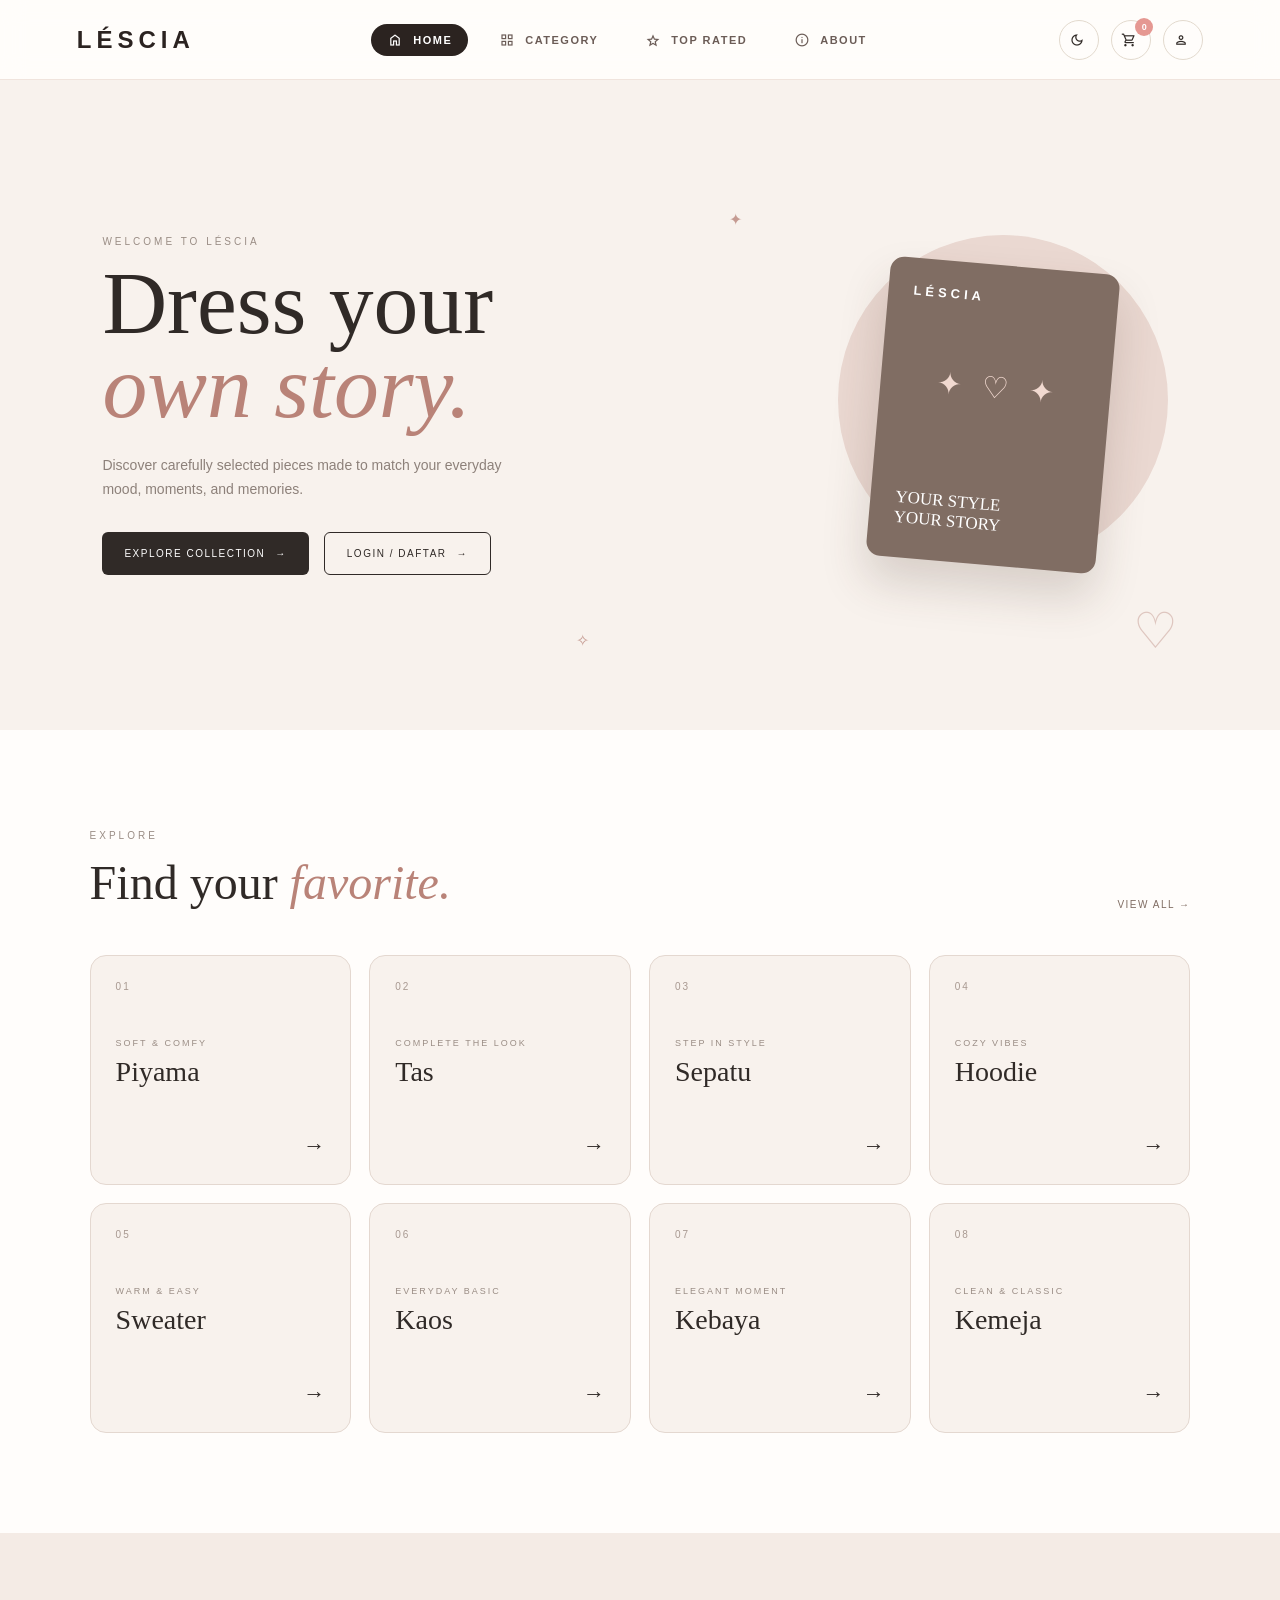
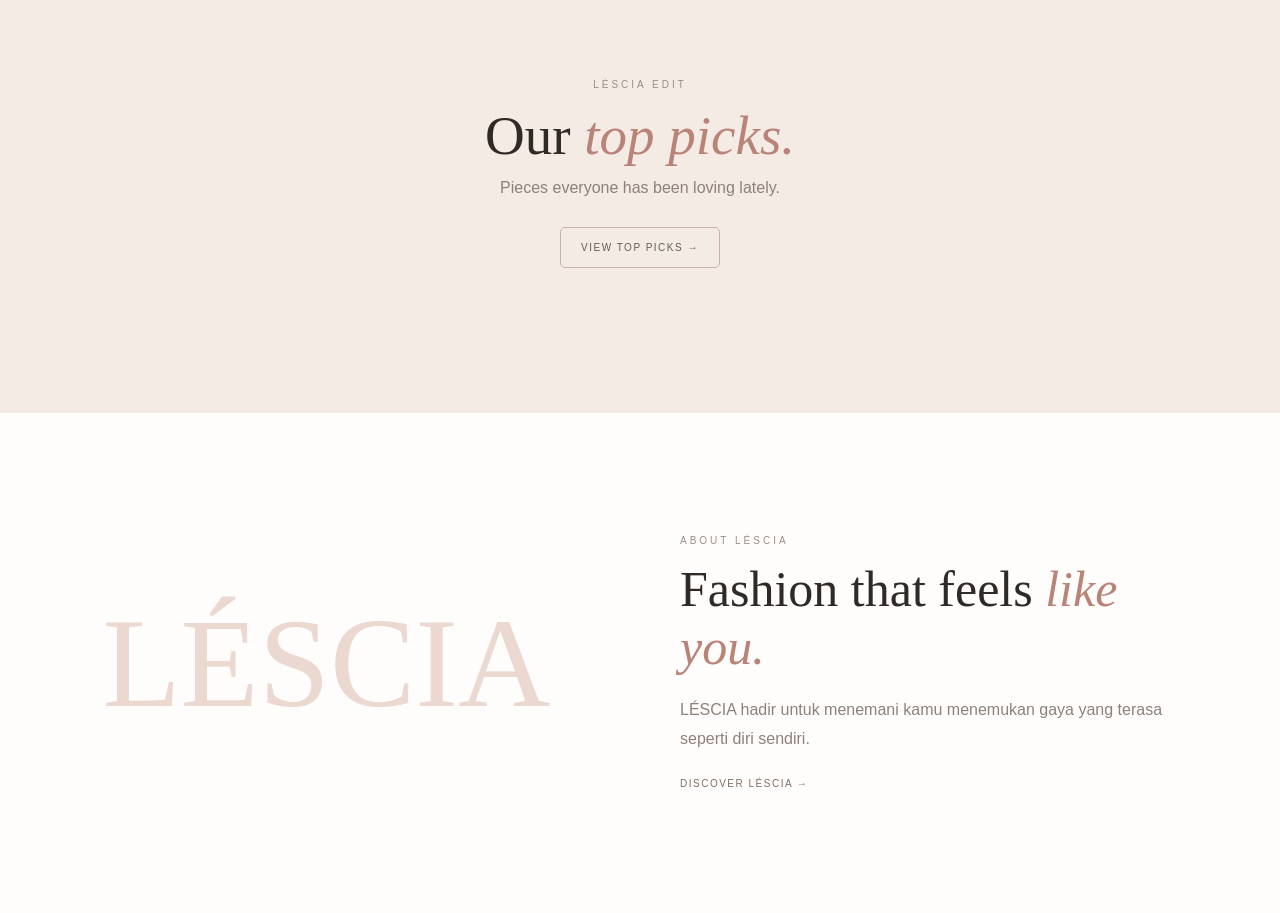
<file: index.html>
<!DOCTYPE html>
<html lang="id">
<head>
    <meta charset="UTF-8">
    <meta name="viewport" content="width=device-width, initial-scale=1.0">
    <title>LÉSCIA | Home</title>
    <link rel="stylesheet" href="https://fonts.googleapis.com/css2?family=Material+Symbols+Outlined:opsz,wght,FILL,GRAD@24,400,0,0">
    <link rel="stylesheet" href="css/style.css">
    <link rel="stylesheet" href="css/responsive.css">
    <link rel="stylesheet" href="css/dark-mode.css">
</head>
<body>

    <!-- Header & Navigasi Utama -->
    <header class="navbar">
        <a href="index.html" class="nav-logo">LÉSCIA</a>
        <nav class="nav-menu">
            <a href="index.html" class="nav-link active category-pill">
                <span class="material-symbols-outlined">home</span> HOME
            </a>
            <a href="html/all-product.html" class="nav-link">
                <span class="material-symbols-outlined">grid_view</span> CATEGORY
            </a>
            <a href="html/top.html" class="nav-link">
                <span class="material-symbols-outlined">star</span> TOP RATED
            </a>
            <a href="html/about.html" class="nav-link">
                <span class="material-symbols-outlined">info</span> ABOUT
            </a>
        </nav>

        <div class="nav-actions">
            <button type="button" class="nav-icon" id="dark-mode-toggle" title="Mode Gelap">
                <span class="material-symbols-outlined">dark_mode</span>
            </button>
            <button type="button" class="nav-icon" id="cart-button" title="Keranjang Belanja">
                <span class="material-symbols-outlined">shopping_cart</span>
                <small id="cart-count">0</small>
            </button>
            <button type="button" class="nav-icon" id="profile-button" title="Profil Saya">
                <span class="material-symbols-outlined">person</span>
            </button>
        </div>
    </header>

    <main>
        <!-- Hero Section -->
        <section class="hero" id="home">
            <span class="hero-star star-one">✦</span>
            <span class="hero-star star-two">✧</span>
            <span class="hero-heart">♡</span>

            <div class="hero-content">
                <p class="hero-small">WELCOME TO LÉSCIA</p>
                <h1>Dress your<br><i>own story.</i></h1>
                <p class="hero-description">
                    Discover carefully selected pieces made to match your everyday mood, moments, and memories.
                </p>

                <div class="hero-buttons-wrapper">
                    <a href="html/all-product.html" class="hero-button">
                        EXPLORE COLLECTION <span>→</span>
                    </a>
                    <a href="html/login.html" class="hero-button btn-outline" id="login-register-btn">
                        LOGIN / DAFTAR <span>→</span>
                    </a>
                </div>
            </div>

            <div class="hero-visual">
                <div class="hero-circle"></div>
                <div class="hero-card">
                    <div class="hero-card-top">LÉSCIA</div>
                    <div class="hero-fashion">
                        <span>✦</span><span>♡</span><span>✦</span>
                    </div>
                    <p>YOUR STYLE<br>YOUR STORY</p>
                </div>
            </div>
        </section>

        <!-- Category Section -->
        <section class="category-preview" id="category">
            <div class="section-heading">
                <div>
                    <p class="section-small">EXPLORE</p>
                    <h2>Find your <i>favorite.</i></h2>
                </div>
                <a href="html/all-product.html" class="view-all">VIEW ALL →</a>
            </div>

            <div class="category-preview-grid" id="category-grid">
                <button type="button" class="preview-card" data-category="piyama">
                    <span>01</span>
                    <div>
                        <p>SOFT & COMFY</p>
                        <h3>Piyama</h3>
                    </div><b>→</b>
                </button>
                <button type="button" class="preview-card" data-category="tas">
                    <span>02</span>
                    <div>
                        <p>COMPLETE THE LOOK</p>
                        <h3>Tas</h3>
                    </div><b>→</b>
                </button>
                <button type="button" class="preview-card" data-category="sepatu">
                    <span>03</span>
                    <div>
                        <p>STEP IN STYLE</p>
                        <h3>Sepatu</h3>
                    </div><b>→</b>
                </button>
                <button type="button" class="preview-card" data-category="hoodie">
                    <span>04</span>
                    <div>
                        <p>COZY VIBES</p>
                        <h3>Hoodie</h3>
                    </div><b>→</b>
                </button>
                <button type="button" class="preview-card" data-category="sweater">
                    <span>05</span>
                    <div>
                        <p>WARM & EASY</p>
                        <h3>Sweater</h3>
                    </div><b>→</b>
                </button>
                <button type="button" class="preview-card" data-category="kaos">
                    <span>06</span>
                    <div>
                        <p>EVERYDAY BASIC</p>
                        <h3>Kaos</h3>
                    </div><b>→</b>
                </button>
                <button type="button" class="preview-card" data-category="kebaya">
                    <span>07</span>
                    <div>
                        <p>ELEGANT MOMENT</p>
                        <h3>Kebaya</h3>
                    </div><b>→</b>
                </button>
                <button type="button" class="preview-card" data-category="kemeja">
                    <span>08</span>
                    <div>
                        <p>CLEAN & CLASSIC</p>
                        <h3>Kemeja</h3>
                    </div><b>→</b>
                </button>
            </div>
        </section>

        <!-- Top Picks Preview -->
        <section class="top-preview">
            <p class="section-small">LÉSCIA EDIT</p>
            <h2>Our <i>top picks.</i></h2>
            <p>Pieces everyone has been loving lately.</p>
            <a href="html/top.html" class="top-button">VIEW TOP PICKS →</a>
        </section>

        <!-- About Preview -->
        <section class="about-preview">
            <div class="about-decoration">LÉSCIA</div>
            <div class="about-content">
                <p class="section-small">ABOUT LÉSCIA</p>
                <h2>Fashion that feels <i>like you.</i></h2>
                <p>LÉSCIA hadir untuk menemani kamu menemukan gaya yang terasa seperti diri sendiri.</p>
                <a href="html/about.html" class="about-button">DISCOVER LÉSCIA →</a>
            </div>
        </section>
    </main>

<!-- Modal Pop-up Profil Pengguna Dinamis & Elegan (UPDATED LENGKAP) -->
    <div class="profile-popup" id="profile-popup">
        <div class="profile-box">
            <button type="button" class="popup-close" id="close-profile" title="Tutup Profil">×</button>
            
            <div class="profile-title">
                <p class="section-small">MY LÉSCIA PROFILE</p>
                <h2>Hello, <i id="profile-name">User</i> ♡</h2>
                <p>Informasi akun pendaftaran kamu.</p>
            </div>
            
            <div class="profile-content">
                <div class="profile-avatar-box">
                    <div class="profile-avatar">
                        <span class="material-symbols-outlined" style="font-size: 60px;">person</span>
                    </div>
                    <p class="profile-username" id="profile-username">@username</p>
                    <span class="profile-badge">✦ VIP MEMBER</span>
                    
                    <!-- Tombol Edit Utama -->
                    <button type="button" class="btn-edit-profile-main" id="btn-edit-profile-main">
                        ✏️ <span id="teks-edit-profile-main">Edit Profil</span>
                    </button>
                </div>

                <div class="profile-information">
                    <div class="profile-info-grid">
                        <div class="info-item">
                            <label><span class="material-symbols-outlined">badge</span> NAMA LENGKAP</label>
                            <input type="text" class="profile-input" id="profile-fullname" value="-" readonly>
                        </div>
                        <div class="info-item">
                            <label><span class="material-symbols-outlined">mail</span> EMAIL (Terkunci)</label>
                            <input type="email" class="profile-input input-locked" id="profile-email" value="-" readonly>
                        </div>
                        <div class="info-item">
                            <label><span class="material-symbols-outlined">call</span> NOMOR TELEPON</label>
                            <input type="number" class="profile-input" id="profile-phone" value="" placeholder="Belum diisi" readonly>
                        </div>
                        <div class="info-item">
                            <label><span class="material-symbols-outlined">cake</span> TANGGAL LAHIR</label>
                            <input type="date" class="profile-input" id="profile-birthdate" readonly>
                        </div>
                        <div class="info-item" style="grid-column: span 2;">
                            <label><span class="material-symbols-outlined">wc</span> JENIS KELAMIN</label>
                            <select class="profile-input" id="profile-gender" disabled>
                                <option value="">Belum dipilih</option>
                                <option value="Perempuan">Perempuan</option>
                                <option value="Laki-laki">Laki-laki</option>
                            </select>
                        </div>
                    </div>

                    <div class="profile-bio-box">
                        <label><span class="material-symbols-outlined">history_edu</span> BIO SINGKAT</label>
                        <textarea class="profile-input" id="profile-bio" placeholder="Tuliskan sedikit tentang style kamu..." maxlength="150" readonly></textarea>
                    </div>

                    <div class="profile-address-box">
                        <label><span class="material-symbols-outlined">local_shipping</span> ALAMAT PENGIRIMAN DEFAULT</label>
                        <textarea class="profile-input" id="profile-address" placeholder="Tuliskan alamat pengiriman kamu secara detail..." readonly></textarea>
                    </div>
                </div>
            </div>

            <div class="profile-actions">
                <button type="button" class="logout-button" id="logout-button">
                    LOG OUT AKUN <span class="material-symbols-outlined" style="margin-left: 5px;">logout</span>
                </button>
            </div>
        </div>
    </div>

    <script src="js/script.js"></script>
</body>
</html>
</file>
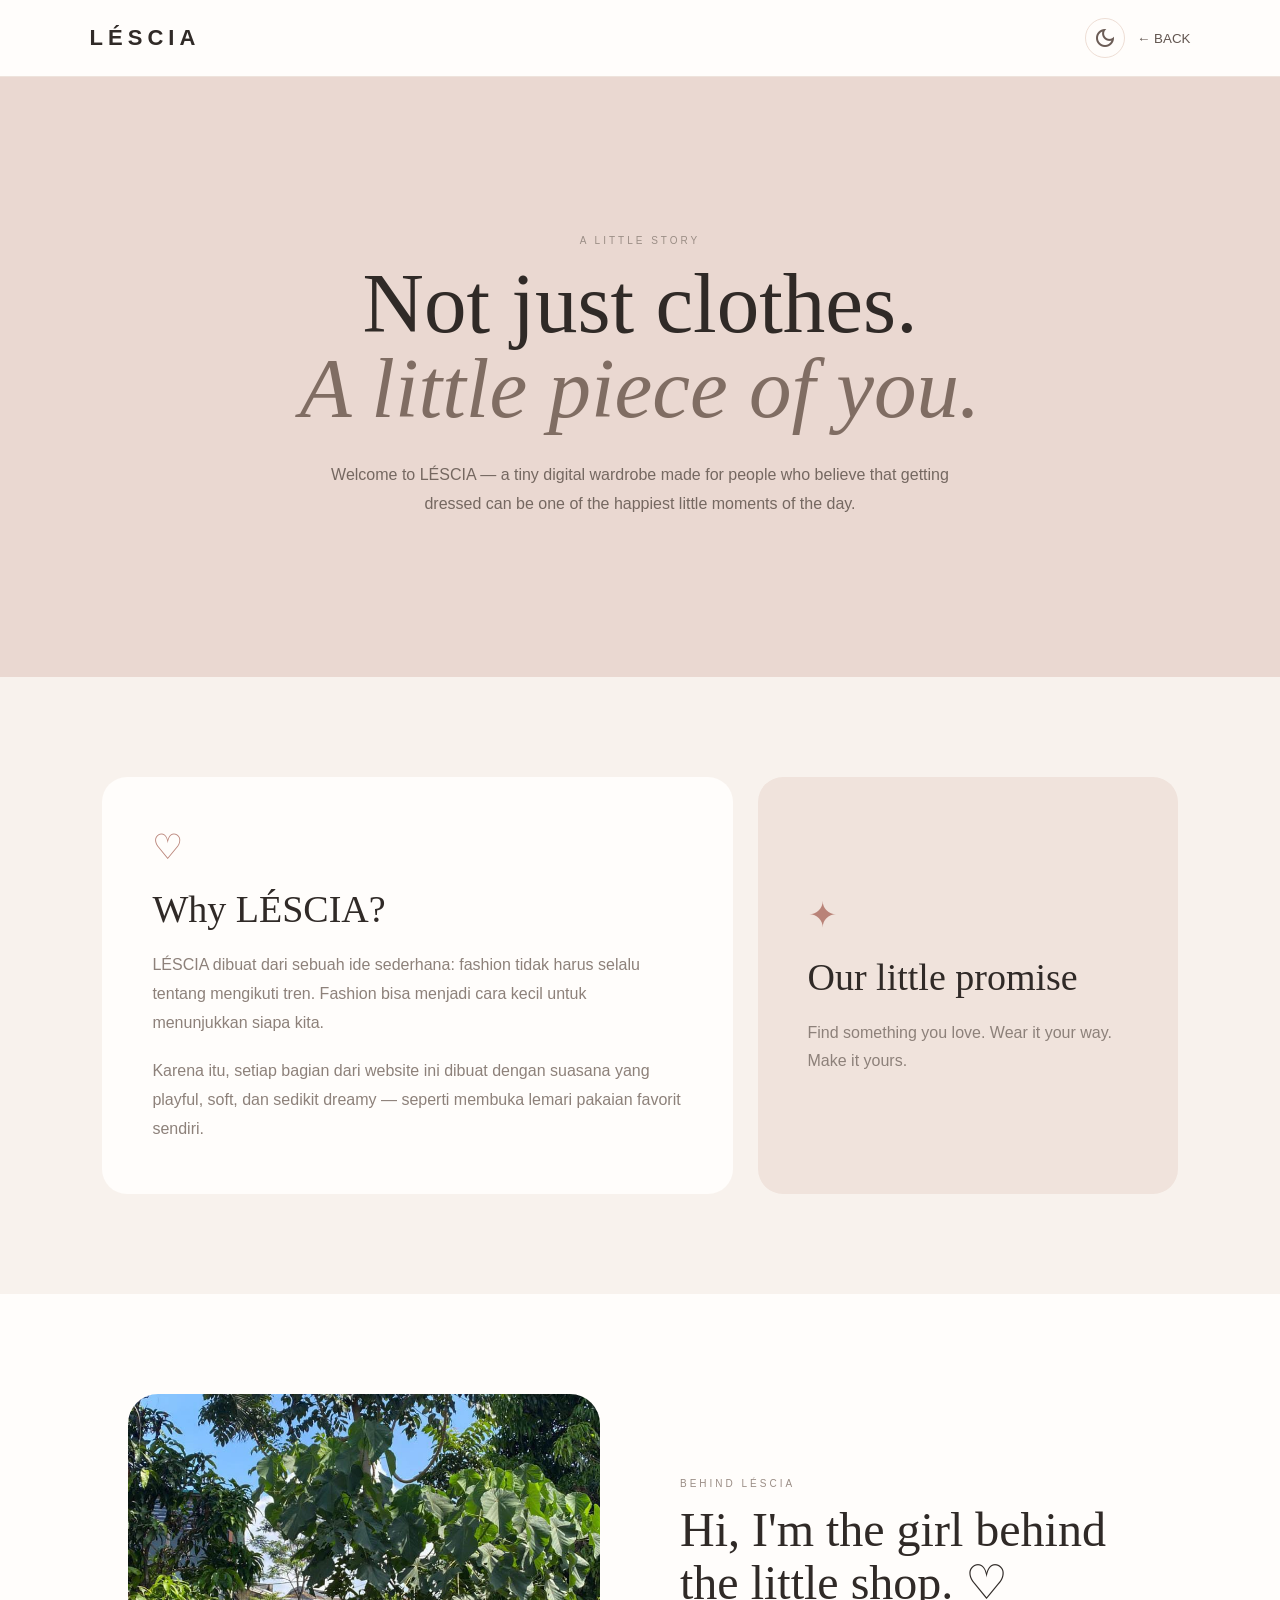
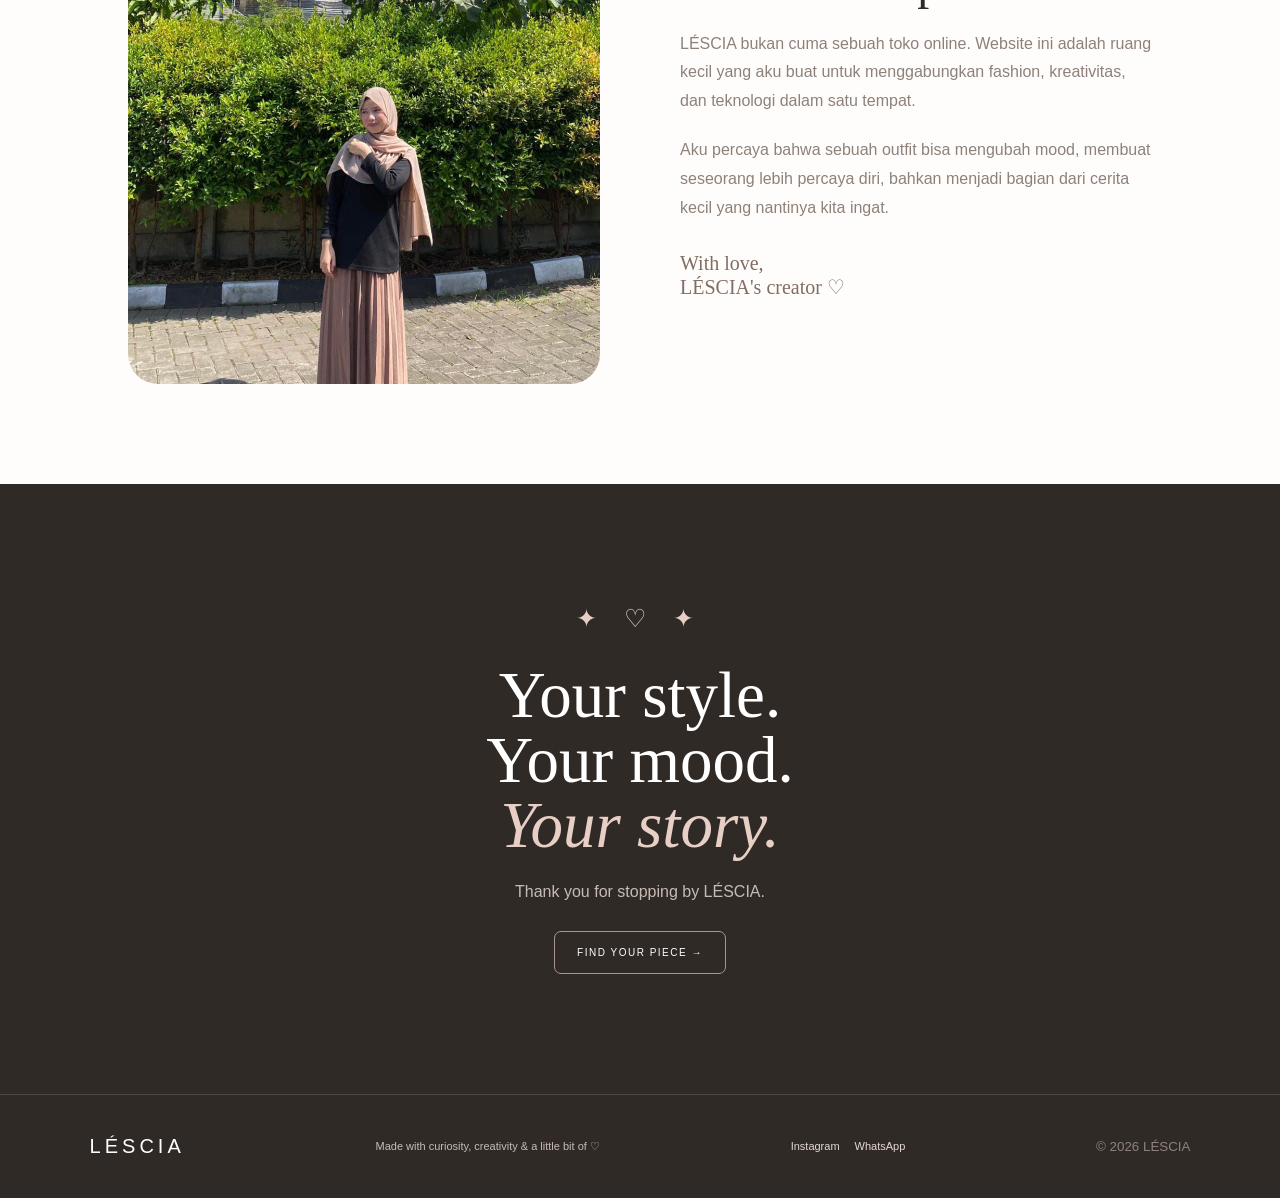
<file: html/about.html>
<!DOCTYPE html>
<html lang="id">
<head>
    <meta charset="UTF-8">
    <meta name="viewport" content="width=device-width, initial-scale=1.0">
    <title>LÉSCIA | About</title>

    <!-- Google Icons -->
    <link rel="stylesheet" href="https://fonts.googleapis.com/css2?family=Material+Symbols+Outlined:opsz,wght,FILL,GRAD@24,400,0,0">

    <!-- Stylesheet Eksternal -->
    <link rel="stylesheet" href="../css/about.css">
    <link rel="stylesheet" href="../css/responsive.css">
    <link rel="stylesheet" href="../css/dark-mode.css">
</head>
<body>

    <!-- Header About -->
    <header class="about-navbar">
        <a href="../index.html" class="about-logo">LÉSCIA</a>
        <div class="about-nav-actions">
            <button type="button" class="nav-icon" id="dark-mode-toggle" title="Mode Gelap">
                <span class="material-symbols-outlined">dark_mode</span>
            </button>
            <button type="button" class="page-back" id="back-button">← BACK</button>
        </div>
    </header>

    <main>
        <!-- Hero Section About -->
        <section class="about-hero">
            <p class="section-small">A LITTLE STORY</p>
            <h1>Not just clothes.<br><i>A little piece of you.</i></h1>
            <p>Welcome to LÉSCIA — a tiny digital wardrobe made for people who believe that getting dressed can be one of the happiest little moments of the day.</p>
        </section>

        <section class="about-story">
            <div class="story-card">
                <span>♡</span>
                <h2>Why LÉSCIA?</h2>
                <p>LÉSCIA dibuat dari sebuah ide sederhana: fashion tidak harus selalu tentang mengikuti tren. Fashion bisa menjadi cara kecil untuk menunjukkan siapa kita.</p>
                <p>Karena itu, setiap bagian dari website ini dibuat dengan suasana yang playful, soft, dan sedikit dreamy — seperti membuka lemari pakaian favorit sendiri.</p>
            </div>
            <div class="story-card second">
                <span>✦</span>
                <h2>Our little promise</h2>
                <p>Find something you love. Wear it your way. Make it yours.</p>
            </div>
        </section>

        <section class="owner-section">
            <div class="owner-photo">
                <!-- GANTI src di bawah ini dengan file foto kamu, contoh: ../images/owner-photo.jpg -->
                <img
                    src="../asset/pp.jpeg"
                    alt="Profile"
                    class="owner-photo-img"
                >
                <div class="photo-placeholder">
                    <span>♡</span><p>Your photo here</p>
                </div>
            </div>
            <div class="owner-text">
                <p class="section-small">BEHIND LÉSCIA</p>
                <h2>Hi, I'm the girl behind the little shop. ♡</h2>
                <p>LÉSCIA bukan cuma sebuah toko online. Website ini adalah ruang kecil yang aku buat untuk menggabungkan fashion, kreativitas, dan teknologi dalam satu tempat.</p>
                <p>Aku percaya bahwa sebuah outfit bisa mengubah mood, membuat seseorang lebih percaya diri, bahkan menjadi bagian dari cerita kecil yang nantinya kita ingat.</p>
                <p class="owner-signature">With love,<br>LÉSCIA's creator ♡</p>
            </div>
        </section>

        <section class="about-ending">
            <div class="ending-decoration">✦ ♡ ✦</div>
            <h2>Your style.<br>Your mood.<br><i>Your story.</i></h2>
            <p>Thank you for stopping by LÉSCIA.</p>
            <a href="all-product.html" class="shop-button">FIND YOUR PIECE →</a>
        </section>
    </main>

    <!-- Footer About -->
    <footer class="about-footer">
        <div>LÉSCIA</div>
        <p>Made with curiosity, creativity & a little bit of ♡</p>
        <div class="social-links">
            <a href="https://www.instagram.com/leciii.1587?utm_source=ig_web_button_share_sheet&igsi=ZDNlZDc0MzIxNw=="
                target="_blank">Instagram</a><a
                href="https://wa.me/6281269564893?text=Halo%20saya%20ingin%20tanya%20produk"
                target="_blank">WhatsApp</a>
        </div>
        <small>&copy; 2026 LÉSCIA</small>
    </footer>

    <!-- Script JS Eksternal -->
    <script src="../js/script.js"></script>
    <script src="../js/about.js"></script>
</body>
</html>
</file>
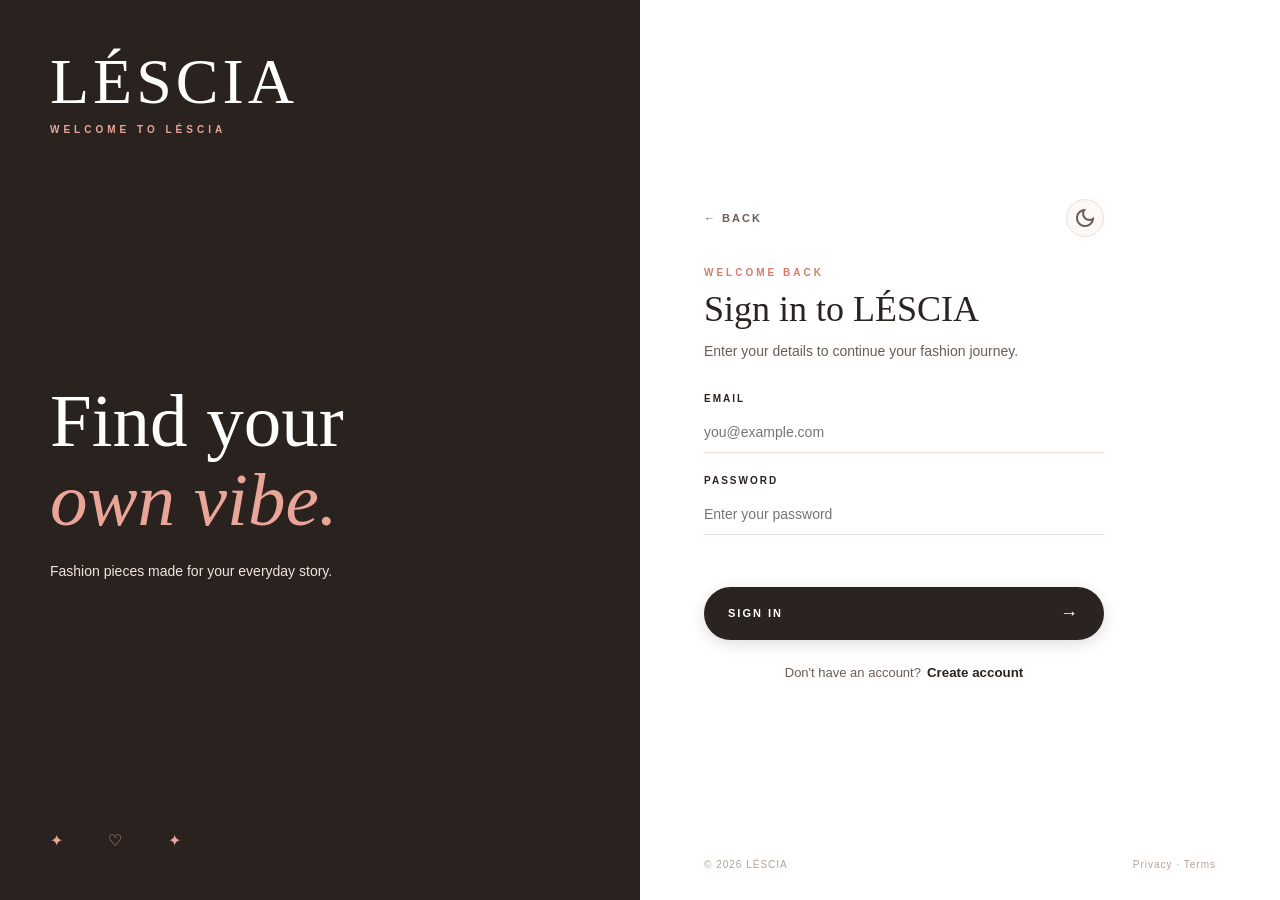
<file: html/login.html>
<!DOCTYPE html>
<html lang="id">
<head>
    <meta charset="UTF-8">
    <meta name="viewport" content="width=device-width, initial-scale=1.0">
    <title>LÉSCIA | Login</title>

    <!-- Google Icons -->
    <link rel="stylesheet" href="https://fonts.googleapis.com/css2?family=Material+Symbols+Outlined:opsz,wght,FILL,GRAD@24,400,0,0">

    <!-- Stylesheet Eksternal -->
    <link rel="stylesheet" href="../css/login.css">
    <link rel="stylesheet" href="../css/responsive.css">
    <link rel="stylesheet" href="../css/dark-mode.css">
</head>
<body>

    <main class="login-page">
        <!-- Bagian Kiri (Visual Video Background) -->
        <section class="gambar">
            <video class="video-login" autoplay muted loop playsinline>
                <source src="../asset/fashion.mp4" type="video/mp4">
            </video>
            <div class="overlay"></div>
            
            <div class="isi-gambar">
                <div class="logo">
                    <span>LÉSCIA</span>
                    <small>WELCOME TO LÉSCIA</small>
                </div>
                <div class="teks-gambar">
                    <h1>Find your<br><i>own vibe.</i></h1>
                    <span class="deskripsi-kiri">Fashion pieces made for your everyday story.</span>
                </div>
                <div class="hiasan">✦ &nbsp; ♡ &nbsp; ✦</div>
            </div>
        </section>

        <!-- Bagian Kanan (Form Login / Register) -->
        <section class="form-section">
            <div class="box">
                <!-- Tombol Kembali & Dark Mode -->
                <div class="login-top-actions">
                    <button type="button" class="page-back" id="back-button">← BACK</button>
                    <button type="button" class="nav-icon" id="dark-mode-toggle" title="Mode Gelap">
                        <span class="material-symbols-outlined">dark_mode</span>
                    </button>
                </div>

                <!-- Form Login -->
                <div id="login">
                    <p class="judul-kecil">WELCOME BACK</p>
                    <h2>Sign in to LÉSCIA</h2>
                    <p class="deskripsi">Enter your details to continue your fashion journey.</p>
                    
                    <form id="loginForm">
                        <div class="input">
                            <label for="email">EMAIL</label>
                            <input type="email" id="email" placeholder="you@example.com" required>
                        </div>
                        <div class="input">
                            <label for="password">PASSWORD</label>
                            <input type="password" id="password" placeholder="Enter your password" required>
                        </div>
                        <p id="pesan"></p>
                        <button type="submit" class="tombol">
                            <span>SIGN IN</span><span>→</span>
                        </button>
                    </form>
                    
                    <div class="daftar">
                        <span>Don't have an account?</span>
                        <button type="button" id="bukaDaftar">Create account</button>
                    </div>
                </div>

                <!-- Form Register -->
                <div id="register" class="sembunyi">
                    <p class="judul-kecil">JOIN LÉSCIA</p>
                    <h2>Create your account</h2>
                    <p class="deskripsi">Create an account and discover your personal style.</p>
                    
                    <form id="registerForm">
                        <div class="input">
                            <label for="nama">NAMA</label>
                            <input type="text" id="nama" placeholder="Your name" required>
                        </div>
                        <div class="input">
                            <label for="emailDaftar">EMAIL</label>
                            <input type="email" id="emailDaftar" placeholder="you@example.com" required>
                        </div>
                        <div class="input">
                            <label for="passwordDaftar">PASSWORD</label>
                            <input type="password" id="passwordDaftar" placeholder="Create a password" required>
                        </div>
                        <div class="input">
                            <label for="konfirmasi">KONFIRMASI PASSWORD</label>
                            <input type="password" id="konfirmasi" placeholder="Confirm password" required>
                        </div>
                        <p id="pesanDaftar"></p>
                        <button type="submit" class="tombol">
                            <span>CREATE ACCOUNT</span><span>→</span>
                        </button>
                    </form>
                    
                    <div class="daftar">
                        <span>Already have an account?</span>
                        <button type="button" id="kembali">Sign in</button>
                    </div>
                </div>
            </div>

            <footer>
                <span>&copy; 2026 LÉSCIA</span>
                <span>Privacy · Terms</span>
            </footer>
        </section>
    </main>

    <!-- Script JS Eksternal -->
    <script src="../js/script.js"></script>
    <script src="../js/login.js"></script>
</body>
</html>
</file>
<file: css/style.css>
/* Reset CSS untuk menyamakan tampilan di semua browser */
* {
    margin: 0;                          /* Menghapus jarak luar bawaan browser */
    padding: 0;                         /* Menghapus jarak dalam bawaan browser */
    box-sizing: border-box;             /* Memastikan ukuran elemen dihitung termasuk padding & border */
}

/* Mengaktifkan guliran halaman yang halus saat navigasi link internal */
html {
    scroll-behavior: smooth;            /* Efek guliran halus saat mengklik tautan jangkar */
}

/* Gaya dasar untuk elemen body halaman utama */
body {
    font-family: Arial, sans-serif;     /* Jenis font utama halaman */
    background-color: #f8f2ed;          /* Warna latar belakang utama krem lembut */
    color: #302a27;                     /* Warna teks utama cokelat tua */
}

/* Navbar Navigasi Utama */
.navbar {
    position: sticky;                   /* Memuat navbar menempel saat di-scroll */
    top: 0;                             /* Mematok posisi navbar paling atas */
    z-index: 100;                       /* Posisi penumpukan navbar di atas elemen biasa */
    min-height: 80px;                   /* Tinggi minimal navbar */
    padding: 15px 6%;                   /* Jarak dalam navbar (atas-bawah 15px, kiri-kanan 6%) */
    background-color: rgba(255, 253, 251, 0.95); /* Latar transparan navbar krem muda 95% */
    backdrop-filter: blur(12px);        /* Efek pemburaman latar di belakang navbar */
    border-bottom: 1px solid #f0e4dd;   /* Garis pembatas bawah navbar */
    display: flex;                      /* Flexbox untuk menata elemen navbar sejajar */
    align-items: center;                /* Posisi elemen navbar di tengah vertikal */
    justify-content: space-between;     /* Jarak merata antar elemen logo, menu, dan aksi */
    gap: 20px;                          /* Jarak antar kelompok elemen di navbar */
}

/* Logo LÉSCIA di Navbar */
.nav-logo {
    color: #2b2320;                     /* Warna teks logo cokelat tua */
    text-decoration: none;              /* Menghapus garis bawah tautan logo */
    font-size: 24px;                    /* Ukuran font teks logo */
    font-weight: bold;                  /* Mencetak tebal teks logo */
    letter-spacing: 5px;                /* Jarak antar huruf pada logo */
}

/* Menu Navigasi Tengah */
.nav-menu {
    display: flex;                      /* Menyusun menu secara sejajar horizontal */
    gap: 15px;                          /* Jarak antar tombol menu */
}

/* Tautan Menu Navigasi */
.nav-link {
    color: #6b5c56;                     /* Warna teks menu sebelum di-hover */
    text-decoration: none;              /* Menghapus garis bawah tautan menu */
    font-size: 11px;                    /* Ukuran font teks menu */
    letter-spacing: 1.5px;              /* Jarak antar huruf pada menu */
    font-weight: bold;                  /* Mencetak tebal teks menu */
    padding: 8px 16px;                  /* Jarak dalam tombol menu */
    border-radius: 20px;                /* Membuat sudut tombol menu melengkung membulat */
    display: flex;                      /* Menata ikon dan teks menu sejajar */
    align-items: center;                /* Menyejajarkan ikon dan teks di tengah vertikal */
    gap: 6px;                           /* Jarak antara ikon dengan teks menu */
    transition: 0.3s;                   /* Transisi animasi saat status berubah */
    background-color: transparent;      /* Latar belakang tombol menu transparan secara bawaan */
}

/* Efek Hover Tautan Menu Navigasi */
.nav-link:hover {
    color: #2b2320;                     /* Warna teks berubah lebih gelap saat ditunjuk */
}

/* Gaya khusus pill kategori navigasi aktif */
.nav-link.category-pill,
.nav-link.active.category-pill {
    background-color: #2b2320;          /* Warna latar belakang pill berubah cokelat tua pekat */
    color: #ffffff !important;          /* Warna teks dipaksa menjadi putih terang */
}

/* Efek Hover pill kategori navigasi */
.nav-link.category-pill:hover {
    background-color: #806d63;          /* Latar berubah cokelat lembut saat di-hover */
    color: #ffffff !important;          /* Warna teks dipaksa tetap putih saat di-hover */
}

/* Wadah Tombol Aksi Kanan Navbar */
.nav-actions {
    display: flex;                      /* Menyusun tombol aksi secara horizontal */
    gap: 12px;                          /* Jarak antar tombol aksi */
}

/* Tombol Ikon Navbar (Dark Mode, Cart, Profile) */
.nav-icon {
    position: relative;                 /* Posisi relatif sebagai patokan lencana angka */
    width: 40px;                        /* Lebar tombol ikon */
    height: 40px;                       /* Tinggi tombol ikon */
    border: 1px solid #e2d9cd;          /* Garis pinggir tipis tombol ikon */
    border-radius: 50%;                 /* Membuat tombol berbentuk lingkaran sempurna */
    background-color: #fffdfb;          /* Warna latar belakang tombol ikon krem muda */
    color: #302a27;                     /* Warna ikon di dalam tombol */
    cursor: pointer;                    /* Kursor berubah bentuk tangan saat ditunjuk */
    transition: 0.3s;                   /* Transisi pergerakan halus saat di-hover */
    display: inline-flex;               /* Menata ikon di tengah tombol */
    align-items: center;                /* Posisi di tengah vertikal */
    justify-content: center;            /* Posisi di tengah horizontal */
}

/* Efek Hover Tombol Ikon Navbar */
.nav-icon:hover {
    background-color: #806d63;          /* Warna latar berubah cokelat lembut saat di-hover */
    color: white;                       /* Warna ikon berubah putih saat di-hover */
    transform: translateY(-2px);        /* Tombol terangkat 2px ke atas saat di-hover */
}

/* Lencana Angka Keranjang Belanja */
.nav-icon small {
    position: absolute;                 /* Posisi melayang relatif terhadap tombol ikon */
    top: -3px;                          /* Geser sedikit ke atas */
    right: -3px;                        /* Geser sedikit ke kanan */
    width: 18px;                        /* Lebar lingkaran lencana angka */
    height: 18px;                       /* Tinggi lingkaran lencana angka */
    border-radius: 50%;                 /* Membuat lencana berbentuk lingkaran */
    background-color: #e59892;          /* Warna latar belakang lencana dusty pink */
    color: white;                       /* Warna teks angka putih */
    font-size: 9px;                     /* Ukuran font angka lencana */
    font-weight: bold;                  /* Mencetak tebal angka lencana */
    display: flex;                      /* Posisi angka tepat di tengah */
    align-items: center;                /* Posisi di tengah vertikal */
    justify-content: center;            /* Posisi di tengah horizontal */
}

/* Seksi Hero Beranda */
.hero {
    min-height: 650px;                  /* Tinggi minimal seksi hero */
    padding: 80px 8%;                   /* Jarak dalam seksi hero (atas-bawah 80px, kiri-kanan 8%) */
    position: relative;                 /* Patokan posisi elemen melayang di dalamnya */
    overflow: hidden;                   /* Menjaga elemen dekorasi tidak keluar seksi */
    display: flex;                      /* Flexbox untuk menata konten dan visual sejajar */
    align-items: center;                /* Menyejajarkan posisi di tengah vertikal */
    justify-content: space-between;     /* Memberi jarak merata antara teks dan visual */
    gap: 50px;                          /* Jarak antara konten teks dan visual hero */
}

/* Wadah Konten Teks Hero */
.hero-content {
    max-width: 620px;                   /* Lebar maksimal wadah teks hero */
    position: relative;                 /* Patokan tingkat penumpukan */
    z-index: 2;                         /* Berada di atas elemen dekorasi visual */
}

/* Teks Penanda Kecil di Atas Judul */
.hero-small,
.section-small {
    font-size: 10px;                    /* Ukuran font teks penanda kecil */
    letter-spacing: 3px;                /* Jarak antar huruf teks penanda */
    color: #9a8d85;                     /* Warna teks penanda pudar */
    margin-bottom: 14px;                /* Jarak bawah ke judul utama */
}

/* Judul Utama Seksi Hero */
.hero-content h1 {
    font-family: Georgia, serif;        /* Jenis font klasik judul hero */
    font-size: clamp(55px, 7vw, 90px);  /* Ukuran font responsif menyesuaikan lebar layar */
    font-weight: normal;                /* Berat huruf judul normal */
    line-height: 0.94;                  /* Rapat baris judul hero */
}

/* Cetak Miring pada Judul Hero */
.hero-content h1 i {
    color: #b98378;                     /* Warna teks cetak miring dusty pink */
}

/* Paragraf Deskripsi Teks Hero */
.hero-description {
    max-width: 400px;                   /* Lebar maksimal paragraf deskripsi */
    margin-top: 25px;                   /* Jarak atas dari judul hero */
    color: #8d817a;                     /* Warna teks deskripsi hero */
    font-size: 14px;                    /* Ukuran font deskripsi hero */
    line-height: 1.7;                   /* Jarak antar baris kalimat */
}

/* Pembungkus Tombol Aksi di Hero */
.hero-buttons-wrapper {
    display: flex;                      /* Menyusun tombol hero secara horizontal */
    gap: 15px;                          /* Jarak antar tombol hero */
    margin-top: 30px;                   /* Jarak atas dari deskripsi */
}

/* Tombol Utama Seksi Hero */
.hero-button {
    width: auto;                        /* Lebar menyesuaikan isi teks */
    padding: 15px 22px;                 /* Jarak dalam tombol hero */
    border-radius: 6px;                 /* Sudut tombol melengkung halus */
    background-color: #302a27;          /* Warna latar tombol cokelat tua */
    color: white;                       /* Warna teks tombol putih */
    text-decoration: none;              /* Menghapus garis bawah tautan */
    display: flex;                      /* Menata teks dan ikon sejajar */
    align-items: center;                /* Posisi di tengah vertikal */
    gap: 10px;                          /* Jarak antar teks dan ikon */
    font-size: 10px;                    /* Ukuran font teks tombol */
    letter-spacing: 1.5px;              /* Jarak antar huruf pada tombol */
    transition: 0.3s;                   /* Transisi pergerakan halus saat di-hover */
}

/* Tombol Outline (Garis Tepi) di Hero */
.hero-button.btn-outline {
    background-color: transparent;      /* Latar belakang transparan */
    color: #302a27;                     /* Warna teks cokelat tua */
    border: 1px solid #302a27;          /* Garis tepi tipis warna cokelat tua */
}

/* Efek Hover Tombol Hero */
.hero-button:hover {
    background-color: #806d63;          /* Warna latar berubah cokelat lembut saat di-hover */
    color: white;                       /* Teks dipaksa menjadi putih saat di-hover */
    transform: translateY(-4px);        /* Tombol terangkat 4px ke atas saat di-hover */
}

/* Wadah Visual Gambar/Kartu Hero Sisi Kanan */
.hero-visual {
    width: 400px;                       /* Lebar wadah visual */
    height: 400px;                      /* Tinggi wadah visual */
    position: relative;                 /* Patokan posisi melayang lingkaran & kartu */
    flex-shrink: 0;                     /* Mencegah wadah visual menyusut */
}

/* Lingkaran Dekorasi Latar Belakang Hero */
.hero-circle {
    position: absolute;                 /* Posisi melayang relatif di dalam wadah visual */
    width: 330px;                       /* Lebar lingkaran dekorasi */
    height: 330px;                      /* Tinggi lingkaran dekorasi */
    border-radius: 50%;                 /* Membuat bentuk lingkaran sempurna */
    background-color: #ead8d1;          /* Warna latar lingkaran krem merah muda */
    right: 10px;                        /* Posisi dari kanan */
    top: 30px;                          /* Posisi dari atas */
}

/* Kartu Estetis Melayang di Hero */
.hero-card {
    position: absolute;                 /* Posisi melayang relatif di atas lingkaran */
    width: 230px;                       /* Lebar kartu hero */
    height: 300px;                      /* Tinggi kartu hero */
    right: 70px;                        /* Posisi dari kanan */
    top: 60px;                          /* Posisi dari atas */
    padding: 25px;                      /* Jarak dalam kartu hero */
    border-radius: 14px;                /* Sudut kartu dibuat melengkung */
    background-color: #806d63;          /* Warna latar belakang kartu cokelat lembut */
    color: white;                       /* Warna teks di dalam kartu putih */
    box-shadow: 0 25px 45px rgba(70, 50, 40, 0.18); /* Bayangan lembut melayang di bawah kartu */
    transform: rotate(5deg);            /* Memutar posisi kartu 5 derajat secara estetik */
    transition: 0.4s;                   /* Transisi pergerakan halus saat kartu di-hover */
}

/* Efek Hover Kartu Melayang Hero */
.hero-card:hover {
    transform: rotate(0deg) translateY(-8px); /* Posisi kartu kembali tegak dan terangkat 8px */
}

/* Teks Bagian Atas Kartu Hero */
.hero-card-top {
    font-size: 13px;                    /* Ukuran font teks atas kartu */
    letter-spacing: 4px;                /* Jarak antar huruf */
    font-weight: bold;                  /* Mencetak tebal teks atas kartu */
}

/* Wadah Simbol/Ikon Fashion di Dalam Kartu Hero */
.hero-fashion {
    position: absolute;                 /* Posisi melayang di tengah kartu */
    top: 105px;                         /* Posisi dari atas kartu */
    left: 0;                            /* Posisi dari kiri */
    width: 100%;                        /* Memenuhi lebar kartu */
    display: flex;                      /* Menata simbol sejajar */
    justify-content: center;            /* Posisi simbol di tengah */
    gap: 20px;                          /* Jarak antar ikon fashion */
    font-size: 30px;                    /* Ukuran font ikon fashion */
    color: #f1d9d0;                     /* Warna ikon krem terang */
}

/* Paragraf Teks di Bawah Kartu Hero */
.hero-card p {
    position: absolute;                 /* Posisi melayang di bagian bawah kartu */
    bottom: 30px;                       /* Jarak dari bawah kartu */
    left: 25px;                         /* Jarak dari kiri kartu */
    font-family: Georgia, serif;        /* Jenis font klasik teks kartu */
    font-size: 17px;                    /* Ukuran font teks bawah kartu */
}

/* Dekorasi Bintang Melayang di Hero */
.hero-star {
    position: absolute;                 /* Posisi melayang di seksi hero */
    color: #c59b92;                     /* Warna ikon bintang dusty pink */
}

/* Posisi Bintang Pertama */
.star-one {
    top: 130px;                         /* Posisi bintang 1 dari atas */
    right: 42%;                         /* Posisi bintang 1 dari kanan */
}

/* Posisi Bintang Kedua */
.star-two {
    bottom: 80px;                       /* Posisi bintang 2 dari bawah */
    left: 45%;                          /* Posisi bintang 2 dari kiri */
}

/* Dekorasi Hati Melayang di Hero */
.hero-heart {
    position: absolute;                 /* Posisi melayang di seksi hero */
    right: 8%;                          /* Posisi dari kanan seksi */
    bottom: 70px;                       /* Posisi dari bawah seksi */
    color: #c59b92;                     /* Warna dekorasi hati dusty pink */
    font-size: 50px;                    /* Ukuran font ikon hati */
    opacity: 0.5;                       /* Transparansi ikon hati 50% */
}

/* Seksi Pratinjau Kategori di Beranda */
.category-preview {
    padding: 100px 7%;                  /* Jarak dalam seksi pratinjau kategori */
    background-color: #fffdfb;          /* Warna latar belakang krem muda */
}

/* Header Judul Seksi */
.section-heading {
    display: flex;                      /* Flexbox untuk menata judul dan tautan sejajar */
    justify-content: space-between;     /* Jarak merata antara judul dan tautan 'Lihat Semua' */
    align-items: flex-end;              /* Penyejajaran sejajar di bagian bawah */
    margin-bottom: 45px;                /* Jarak bawah header ke grid kartu */
}

/* Judul Utama Seksi */
.section-heading h2 {
    font-family: Georgia, serif;        /* Jenis font klasik judul seksi */
    font-size: 48px;                    /* Ukuran font judul seksi */
    font-weight: normal;                /* Berat huruf normal */
}

/* Cetak Miring pada Judul Seksi */
.section-heading h2 i {
    color: #b98378;                     /* Warna teks cetak miring dusty pink */
}

/* Tautan 'Lihat Semua' */
.view-all {
    color: #806d63;                     /* Warna teks tautan lihat semua */
    text-decoration: none;              /* Menghapus garis bawah tautan */
    font-size: 10px;                    /* Ukuran font tautan */
    letter-spacing: 1.5px;              /* Jarak antar huruf tautan */
}

/* Grid Kartu Pratinjau Kategori */
.category-preview-grid {
    display: grid;                      /* Menggunakan sistem CSS Grid */
    grid-template-columns: repeat(4, 1fr); /* Membagi menjadi 4 kolom kartu sama lebar */
    gap: 18px;                          /* Jarak antar kartu pratinjau */
}

/* Kartu Pratinjau Kategori Individu */
.preview-card {
    min-height: 230px;                  /* Tinggi minimal kartu pratinjau */
    padding: 25px;                      /* Jarak dalam kartu pratinjau */
    border: 1px solid #e4d8d0;          /* Garis tepi tipis kartu pratinjau */
    border-radius: 16px;                /* Sudut kartu dibuat melengkung */
    background-color: #f8f2ed;          /* Warna latar belakang kartu krem lembut */
    color: #302a27;                     /* Warna teks utama kartu cokelat tua */
    cursor: pointer;                    /* Kursor berbentuk tangan saat ditunjuk */
    text-align: left;                   /* Rataan teks kiri */
    position: relative;                 /* Patokan posisi elemen di dalam kartu */
    display: flex;                      /* Flexbox untuk menata teks dan panah secara vertikal */
    flex-direction: column;             /* Arah susunan elemen ke bawah */
    justify-content: space-between;     /* Jarak merata atas-bawah */
    transition: 0.35s;                  /* Transisi pergerakan halus saat di-hover */
}

/* Efek Hover Kartu Pratinjau Kategori */
.preview-card:hover {
    transform: translateY(-8px);        /* Kartu terangkat 8px ke atas saat di-hover */
    border-color: #c9a098;              /* Garis tepi berubah warna dusty pink */
    box-shadow: 0 18px 35px rgba(80, 60, 50, 0.12); /* Bayangan lembut di bawah kartu */
}

/* Teks Penanda Atas Kartu Pratinjau */
.preview-card > span {
    font-size: 10px;                    /* Ukuran font teks penanda atas */
    letter-spacing: 2px;                /* Jarak antar huruf penanda */
    color: #a89991;                     /* Warna teks penanda pudar */
}

/* Pembungkus Teks Judul dan Subjudul Kartu */
.preview-card div {
    position: relative;                 /* Posisi relatif di dalam kartu */
    z-index: 2;                         /* Berada di atas latar belakang */
}

/* Paragraf Deskripsi Kecil Kartu */
.preview-card p {
    font-size: 9px;                     /* Ukuran font deskripsi kartu */
    letter-spacing: 2px;                /* Jarak antar huruf deskripsi */
    color: #9a8d85;                     /* Warna teks deskripsi pudar */
    margin-bottom: 8px;                 /* Jarak bawah ke judul kartu */
}

/* Judul Utama Kartu Pratinjau */
.preview-card h3 {
    font-family: Georgia, serif;        /* Jenis font klasik judul kartu */
    font-size: 28px;                    /* Ukuran font judul kartu */
    font-weight: normal;                /* Berat huruf normal */
}

/* Simbol Panah di Pojok Kartu */
.preview-card b {
    align-self: flex-end;               /* Posisi panah diatur paling kanan bawah */
    font-size: 22px;                    /* Ukuran font simbol panah */
    font-weight: normal;                /* Berat huruf normal */
}

/* Seksi Pratinjau Produk Terfavorit (Top Rated) */
.top-preview {
    min-height: 480px;                  /* Tinggi minimal seksi top preview */
    padding: 100px 7%;                  /* Jarak dalam seksi top preview */
    background-color: #f4ebe5;          /* Warna latar belakang cokelat krem hangat */
    text-align: center;                 /* Rataan teks diatur di tengah */
    display: flex;                      /* Flexbox untuk menyusun judul & tombol vertikal */
    flex-direction: column;             /* Arah susunan elemen ke bawah */
    align-items: center;                /* Posisi elemen di tengah horizontal */
    justify-content: center;            /* Posisi elemen di tengah vertikal */
}

/* Judul Utama Seksi Top Preview */
.top-preview h2 {
    font-family: Georgia, serif;        /* Jenis font klasik judul top preview */
    font-size: 55px;                    /* Ukuran font judul top preview */
    font-weight: normal;                /* Berat huruf normal */
}

/* Cetak Miring pada Judul Top Preview */
.top-preview h2 i {
    color: #b98378;                     /* Warna teks cetak miring dusty pink */
}

/* Paragraf Deskripsi Seksi Top Preview */
.top-preview > p:not(.section-small) {
    margin-top: 12px;                  /* Jarak atas paragraf dari judul */
    color: #8d817a;                     /* Warna teks deskripsi */
}

/* Tombol Aksi Seksi Top Preview */
.top-button {
    margin-top: 30px;                  /* Jarak atas tombol dari deskripsi */
    padding: 14px 20px;                 /* Jarak dalam tombol */
    border: 1px solid #c9b3aa;          /* Garis tepi tipis tombol */
    border-radius: 5px;                 /* Sudut tombol melengkung halus */
    color: #665b54;                     /* Warna teks tombol */
    text-decoration: none;              /* Menghapus garis bawah tautan */
    font-size: 10px;                    /* Ukuran font tombol */
    letter-spacing: 1.5px;              /* Jarak antar huruf pada tombol */
}

/* Seksi Pratinjau About di Beranda */
.about-preview {
    min-height: 500px;                  /* Tinggi minimal seksi pratinjau about */
    padding: 100px 8%;                  /* Jarak dalam seksi pratinjau about */
    background-color: #fffdfb;          /* Warna latar belakang krem muda */
    display: grid;                      /* Menggunakan sistem CSS Grid */
    grid-template-columns: 1fr 1fr;      /* Membagi menjadi 2 kolom (dekorasi & konten) */
    align-items: center;                /* Posisi elemen di tengah vertikal */
    gap: 80px;                          /* Jarak antara dekorasi dan konten teks */
}

/* Teks Dekorasi Raksasa Seksi About */
.about-decoration {
    font-family: Georgia, serif;        /* Jenis font klasik teks dekorasi */
    font-size: clamp(60px, 10vw, 130px); /* Ukuran font raksasa responsif menyesuaikan layar */
    color: #ead8d1;                     /* Warna teks dekorasi krem merah muda lembut */
}

/* Wadah Konten Teks Seksi About */
.about-content {
    max-width: 550px;                   /* Lebar maksimal wadah teks about */
}

/* Judul Seksi About di Beranda */
.about-content h2 {
    font-family: Georgia, serif;        /* Jenis font klasik judul about */
    font-size: 50px;                    /* Ukuran font judul about */
    font-weight: normal;                /* Berat huruf normal */
}

/* Cetak Miring pada Judul About */
.about-content h2 i {
    color: #b98378;                     /* Warna teks cetak miring dusty pink */
}

/* Paragraf Deskripsi Seksi About */
.about-content > p:not(.section-small) {
    margin-top: 20px;                  /* Jarak atas paragraf dari judul */
    color: #8d817a;                     /* Warna teks deskripsi */
    line-height: 1.8;                   /* Jarak antar baris kalimat */
}

/* Tombol Selengkapnya Seksi About */
.about-button {
    display: inline-block;              /* Format elemen blok segaris */
    margin-top: 25px;                  /* Jarak atas tombol dari paragraf */
    color: #806d63;                     /* Warna teks tombol about */
    text-decoration: none;              /* Menghapus garis bawah tautan */
    font-size: 10px;                    /* Ukuran font tombol */
    letter-spacing: 1.5px;              /* Jarak antar huruf pada tombol */
}

/* =========================================================
   MODAL PROFILE ELEGAN & TEPAT PRESISI (ENHANCED)
   ========================================================= */

/* Animasi Muncul Halus Modal Profil */
/* @keyframes slideUpFade {
    0% { opacity: 0; transform: translateY(30px) scale(0.98); } 
    100% { opacity: 1; transform: translateY(0) scale(1); } 
} */

/* Overlay Transparan Modal Profil Melayang */
.profile-popup {
    position: fixed;                    /* Menempel permanen di layar monitor */
    inset: 0;                           /* Memenuhi posisi top, right, bottom, left 0 */
    z-index: 500;                       /* Berada di atas elemen biasa halaman */
    display: none;                      /* Disembunyikan secara bawaan */
    align-items: center;                /* Posisi modal di tengah vertikal */
    justify-content: center;            /* Posisi modal di tengah horizontal */
    padding: 20px;                      /* Jarak dalam overlay */
    background-color: rgba(48, 42, 39, 0.6); /* Latar belakang cokelat gelap transparan 60% */
    backdrop-filter: blur(8px);         /* Pemburaman latar di belakang modal profil */
}

/* Menampilkan Modal Profil saat Kelas .show Ditambahkan */
.profile-popup.show {
    display: flex;                      /* Menampilkan modal dengan flexbox saat aktif */
}

/* Efek Jalannya Animasi ketika Kelas .show Aktif */
.profile-popup.show .profile-box {
    animation: slideUpFade 0.4s cubic-bezier(0.16, 1, 0.3, 1) forwards; /* Menjalankan animasi terangkat saat modal muncul */
}

/* Kotak Utama Pembungkus Modal Profil */
.profile-box {
    width: 100%;                        /* Memenuhi lebar maksimal */
    max-width: 800px;                   /* Lebar batas maksimal modal profil */
    padding: 45px;                      /* Jarak dalam modal profil */
    border-radius: 24px;                /* Sudut kotak modal melengkung membulat */
    background-color: #fffdfb;          /* Warna latar belakang modal krem muda */
    position: relative;                 /* Patokan posisi tombol silang penutup */
    box-shadow: 0 30px 80px rgba(40, 30, 25, 0.25); /* Bayangan pekat di sekeliling modal profil */
    border: 1px solid #f0e4dd;          /* Garis tepi tipis warna cokelat muda */
}

/* Tombol Silang Penutup Modal Profil */
.popup-close {
    position: absolute;                 /* Posisi melayang bebas di pojok kanan atas modal */
    top: 25px;                          /* Jarak dari atas modal */
    right: 25px;                        /* Jarak dari kanan modal */
    border: none;                       /* Menghapus garis tepi tombol */
    background: #f8f2ed;                /* Warna latar belakang tombol silang */
    width: 40px;                        /* Lebar tombol silang */
    height: 40px;                       /* Tinggi tombol silang */
    border-radius: 50%;                 /* Membuat tombol berbentuk lingkaran sempurna */
    font-size: 26px;                    /* Ukuran font ikon silang */
    color: #806d63;                     /* Warna simbol silang */
    cursor: pointer;                    /* Kursor berbentuk tangan saat ditunjuk */
    line-height: 1;                     /* Rapat baris simbol silang */
    display: flex;                      /* Flexbox untuk menata ikon di tengah */
    align-items: center;                /* Posisi di tengah vertikal */
    justify-content: center;            /* Posisi di tengah horizontal */
    transition: all 0.3s ease;          /* Transisi pergerakan halus saat di-hover */
}

/* Efek Hover Tombol Silang Penutup */
.popup-close:hover {
    background: #b98378;                /* Latar tombol berubah dusty pink saat di-hover */
    color: white;                       /* Simbol silang berubah putih saat di-hover */
    transform: rotate(90deg);           /* Memutar tombol silang 90 derajat saat di-hover */
}

/* Header Bagian Judul Modal Profil */
.profile-title {
    margin-bottom: 35px;                /* Jarak bawah header modal profil */
}

/* Judul Utama Modal Profil */
.profile-title h2 {
    font-family: Georgia, serif;        /* Jenis font klasik judul modal */
    font-size: 40px;                    /* Ukuran font judul modal */
    font-weight: normal;                /* Berat huruf normal */
    color: #302a27;                     /* Warna teks judul modal */
    margin-top: 5px;                    /* Jarak atas judul modal */
}

/* Cetak Miring pada Judul Modal Profil */
.profile-title h2 i {
    color: #b98378;                     /* Warna teks cetak miring dusty pink */
}

/* Subjudul/Deskripsi Modal Profil */
.profile-title p {
    color: #8d817a;                     /* Warna teks deskripsi subjudul modal */
    margin-top: 8px;                    /* Jarak atas dari judul */
    font-size: 13.5px;                  /* Ukuran font subjudul modal */
}

/* Grid Tata Letak Utama Modal (Kiri Avatar, Kanan Data Informasi) */
.profile-content {
    display: grid;                      /* Menggunakan sistem CSS Grid */
    grid-template-columns: 220px 1fr;   /* Kolom avatar 220px, sisa area untuk kolom data form */
    gap: 40px;                          /* Jarak antar kolom avatar dan kolom data */
    align-items: start;                 /* Penyejajaran elemen dimulai dari paling atas */
}

/* Wadah Bagian Avatar di Kolom Kiri */
.profile-avatar-box {
    display: flex;                      /* Flexbox untuk menyusun elemen secara vertikal */
    flex-direction: column;             /* Menyusun avatar, username, dan tombol ke bawah */
    align-items: center;                /* Posisi elemen di tengah horizontal */
    text-align: center;                 /* Rataan teks di tengah */
    background-color: #fcf8f5;          /* Warna latar belakang wadah avatar */
    padding: 30px 20px;                 /* Jarak dalam wadah avatar */
    border-radius: 20px;                /* Sudut wadah avatar dibuat melengkung */
    border: 1px solid #e4d8d0;          /* Garis tepi tipis wadah avatar */
    box-shadow: 0 10px 20px rgba(48, 42, 39, 0.03); /* Bayangan lembut di bawah wadah avatar */
}

/* Lingkaran Foto Avatar Profil */
.profile-avatar {
    width: 110px;                       /* Lebar lingkaran avatar */
    height: 110px;                      /* Tinggi lingkaran avatar */
    border-radius: 50%;                 /* Membuat bentuk avatar menjadi lingkaran sempurna */
    background-color: #ead8d1;          /* Warna latar belakang lingkaran avatar */
    display: flex;                      /* Flexbox untuk menempatkan ikon di tengah */
    align-items: center;                /* Posisi ikon di tengah vertikal */
    justify-content: center;            /* Posisi ikon di tengah horizontal */
    color: #806d63;                     /* Warna ikon avatar */
    margin-bottom: 16px;                /* Jarak bawah avatar ke username */
    border: 4px solid #fffdfb;          /* Garis pinggir putih di sekeliling avatar */
    box-shadow: 0 8px 15px rgba(234, 216, 209, 0.5); /* Bayangan lembut di belakang avatar */
}

/* Ikon di Dalam Lingkaran Avatar */
.profile-avatar span {
    font-size: 60px;                    /* Ukuran font ikon avatar */
}

/* Teks Username Pengguna */
.profile-username {
    font-weight: bold;                  /* Mencetak tebal teks username */
    color: #302a27;                     /* Warna teks username */
    font-size: 15px;                    /* Ukuran font username */
    margin-bottom: 12px;                /* Jarak bawah username ke lencana VIP */
}

/* Lencana Status VIP Member */
.profile-badge {
    font-size: 9.5px;                   /* Ukuran font lencana status */
    letter-spacing: 2px;                /* Jarak antar huruf pada lencana */
    font-weight: bold;                  /* Mencetak tebal teks lencana */
    background: linear-gradient(135deg, #c59b92, #b98378); /* Warna gradasi dusty pink untuk lencana */
    color: #ffffff;                     /* Warna teks lencana putih */
    padding: 6px 14px;                  /* Jarak dalam lencana status */
    border-radius: 20px;                /* Sudut lencana dibuat membulat */
    box-shadow: 0 4px 10px rgba(185, 131, 120, 0.3); /* Bayangan lembut dusty pink di bawah lencana */
}

/* Grid Input Data Informasi Profil */
.profile-info-grid {
    display: grid;                      /* Menggunakan sistem grid */
    grid-template-columns: repeat(auto-fit, minmax(180px, 1fr)); /* Grid responsif otomatis menyesuaikan kolom */
    gap: 15px;                          /* Jarak antar kotak isian info */
    margin-bottom: 25px;                /* Jarak bawah ke kotak alamat/bio */
}

/* Kotak Isian Info Individu */
.info-item {
    background-color: #fcf8f5;          /* Warna latar belakang kotak info */
    padding: 16px;                      /* Jarak dalam kotak info */
    border-radius: 14px;                /* Sudut kotak info dibuat melengkung */
    border: 1px solid #e4d8d0;          /* Garis tepi tipis kotak info */
    transition: all 0.3s ease;          /* Transisi pergerakan halus saat di-hover */
}

/* Efek Hover pada Kotak Isian Info */
.info-item:hover {
    transform: translateY(-4px);        /* Kotak terangkat 4px ke atas saat di-hover */
    border-color: #c59b92;              /* Garis tepi berubah dusty pink saat di-hover */
    box-shadow: 0 8px 15px rgba(48, 42, 39, 0.05); /* Bayangan lembut di bawah kotak */
    background-color: #ffffff;          /* Latar berubah putih bersih saat di-hover */
}

/* Label Petunjuk Isian Modal Profil */
.profile-information label {
    display: flex;                      /* Flexbox untuk menata ikon dan label sejajar */
    align-items: center;                /* Penyejajaran di tengah vertikal */
    font-size: 9px;                     /* Ukuran font label isian */
    letter-spacing: 1.5px;              /* Jarak antar huruf pada label */
    color: #9a8d85;                     /* Warna teks label isian */
    font-weight: bold;                  /* Mencetak tebal teks label */
    margin-bottom: 6px;                 /* Jarak bawah label ke input teks */
}

/* Teks Isian Profil */
.profile-text {
    font-size: 15px;                    /* Ukuran font teks isian */
    color: #302a27;                     /* Warna teks isian cokelat tua */
    font-weight: 600;                   /* Ketebalan huruf isian */
    word-break: break-word;             /* Pemotong kata jika teks terlalu panjang */
}

/* Kotak Alamat Pengiriman di Profil */
.profile-address-box {
    background-color: #fcf8f5;          /* Warna latar belakang kotak alamat */
    padding: 20px;                      /* Jarak dalam kotak alamat */
    border-radius: 16px;                /* Sudut kotak alamat melengkung */
    border: 1px solid #e4d8d0;          /* Garis tepi tipis kotak alamat */
}

/* Header Kotak Alamat Profil */
.profile-address-header {
    display: flex;                      /* Flexbox untuk menata judul dan tombol edit sejajar */
    justify-content: space-between;     /* Jarak merata kiri-kanan antara judul dan tombol */
    align-items: center;                /* Penyejajaran di tengah vertikal */
    margin-bottom: 12px;                /* Jarak bawah header alamat */
}

/* Tombol Edit Khusus Alamat Profil */
.btn-edit-profile-address {
    border: 1px solid #e4d8d0;          /* Garis tepi tipis tombol edit alamat */
    background: #ffffff;                /* Warna latar tombol putih */
    padding: 6px 12px;                  /* Jarak dalam tombol edit alamat */
    border-radius: 8px;                 /* Sudut tombol melengkung */
    color: #b98378;                     /* Warna teks tombol edit dusty pink */
    font-size: 11px;                    /* Ukuran font tombol edit */
    font-weight: bold;                  /* Mencetak tebal teks tombol */
    cursor: pointer;                    /* Kursor berbentuk tangan saat ditunjuk */
    transition: 0.2s;                   /* Transisi pergerakan halus */
}

/* Efek Hover Tombol Edit Alamat */
.btn-edit-profile-address:hover {
    background-color: #b98378;          /* Warna latar berubah dusty pink saat di-hover */
    color: #ffffff;                     /* Warna teks berubah putih saat di-hover */
    border-color: #b98378;              /* Garis tepi berubah dusty pink saat di-hover */
}

/* Textarea Isian Alamat / Bio di Modal Profil */
.profile-information textarea {
    width: 100%;                        /* Lebar textarea memenuhi kotak */
    min-height: 90px;                   /* Tinggi minimal textarea */
    padding: 14px;                      /* Jarak dalam textarea */
    border: 1px solid #ded2cb;          /* Garis tepi tipis textarea */
    border-radius: 10px;                /* Sudut textarea melengkung */
    outline: none;                      /* Menghapus outline bawaan browser */
    resize: none;                       /* Mencegah penyesuaian ukuran manual oleh pengguna */
    font-family: Arial, sans-serif;     /* Jenis font textarea */
    font-size: 14px;                    /* Ukuran font teks textarea */
    color: #302a27;                     /* Warna teks textarea */
    background-color: #fffdfb;          /* Warna latar textarea krem muda */
    transition: all 0.3s ease;          /* Transisi perubahan halus */
    line-height: 1.6;                   /* Jarak antar baris kalimat */
}

/* Textarea saat Mode Edit Aktif (Tidak Readonly) */
.profile-information textarea:not([readonly]) {
    background-color: #ffffff;          /* Latar textarea berubah putih saat diedit */
    border-color: #b98378;              /* Garis tepi berubah dusty pink saat diedit */
    box-shadow: 0 0 0 3px rgba(185, 131, 120, 0.15); /* Bayangan lembut dusty pink di sekeliling textarea */
}

/* Wadah Tombol Aksi Log Out di Modal Profil */
.profile-actions {
    margin-top: 35px;                   /* Jarak atas dari isi form ke tombol logout */
    display: flex;                      /* Flexbox untuk perataan tombol */
    justify-content: flex-end;          /* Posisi tombol diatur paling kanan */
}

/* Tombol Log Out di Modal Profil */
.logout-button {
    padding: 15px 30px;                 /* Jarak dalam tombol logout */
    border: none;                       /* Menghapus garis tepi tombol */
    border-radius: 30px;                /* Sudut tombol dibuat membulat penuh */
    background-color: #302a27;          /* Warna latar tombol logout cokelat tua */
    color: white;                       /* Warna teks tombol logout putih */
    cursor: pointer;                    /* Kursor berbentuk tangan saat ditunjuk */
    font-size: 11px;                    /* Ukuran font teks tombol logout */
    letter-spacing: 2px;                /* Jarak antar huruf pada tombol */
    font-weight: bold;                  /* Mencetak tebal teks tombol logout */
    transition: all 0.3s ease;          /* Transisi pergerakan halus saat di-hover */
    display: inline-flex;               /* Menata teks & ikon logout segaris */
    align-items: center;                /* Posisi di tengah vertikal */
    box-shadow: 0 6px 15px rgba(48, 42, 39, 0.15); /* Bayangan lembut di bawah tombol */
}

/* Efek Hover Tombol Log Out */
.logout-button:hover {
    background-color: #e56b6b;          /* Warna latar berubah merah soft saat di-hover */
    box-shadow: 0 8px 20px rgba(229, 107, 107, 0.3); /* Bayangan kemerahan saat di-hover */
    transform: translateY(-2px);        /* Tombol terangkat 2px ke atas saat di-hover */
}

/* Tombol Edit Profil Utama di Bawah Avatar */
.btn-edit-profile-main {
    margin-top: 15px;                   /* Jarak atas tombol dari lencana VIP */
    border: 1px solid #e4d8d0;          /* Garis tepi tipis tombol edit profil */
    background: #ffffff;                /* Warna latar belakang tombol putih */
    padding: 8px 16px;                  /* Jarak dalam tombol edit profil */
    border-radius: 20px;                /* Sudut tombol dibuat membulat */
    color: #b98378;                     /* Warna teks tombol edit dusty pink */
    font-size: 11px;                    /* Ukuran font tombol edit profil */
    font-weight: bold;                  /* Mencetak tebal teks tombol */
    cursor: pointer;                    /* Kursor berbentuk tangan saat ditunjuk */
    transition: all 0.3s ease;          /* Transisi pergerakan halus saat di-hover */
    box-shadow: 0 4px 10px rgba(0,0,0,0.05); /* Bayangan lembut di bawah tombol */
}

/* Efek Hover Tombol Edit Profil Utama */
.btn-edit-profile-main:hover {
    background-color: #b98378;          /* Warna latar berubah dusty pink saat di-hover */
    color: #ffffff;                     /* Warna teks berubah putih saat di-hover */
    border-color: #b98378;              /* Garis tepi berubah dusty pink saat di-hover */
}

/* Gaya Dasar Input dalam Modal Profil */
.profile-input {
    width: 100%;                        /* Lebar input memenuhi kotak */
    border: 1px solid transparent;      /* Garis tepi transparan saat mode biasa */
    background-color: transparent;      /* Latar transparan menyatu dengan kotak */
    font-size: 14px;                    /* Ukuran font teks input */
    color: #302a27;                     /* Warna teks isian input */
    font-weight: 600;                   /* Ketebalan huruf isian input */
    font-family: inherit;               /* Jenis font mengikuti turunan body */
    padding: 2px 0;                     /* Jarak dalam atas-bawah input */
    outline: none;                      /* Menghapus outline bawaan browser */
    transition: all 0.3s ease;          /* Perubahan halus saat status input berubah */
}

/* Reset Panah Dropdown Select saat Disembunyikan */
select.profile-input {
    appearance: none;                   /* Menghapus tanda panah bawaan browser */
    -webkit-appearance: none;           /* Menghapus tanda panah di browser Safari/Chrome */
}

/* Gaya Input saat Mode Edit Aktif (Kecuali yang Terkunci) */
.profile-input:not([readonly]):not(:disabled) {
    background-color: #ffffff;          /* Latar input berubah putih saat diedit */
    border: 1px solid #b98378;          /* Garis tepi berubah dusty pink saat diedit */
    border-radius: 8px;                 /* Sudut kotak input melengkung saat diedit */
    padding: 8px 12px;                  /* Jarak dalam input saat mode edit aktif */
    box-shadow: 0 0 0 3px rgba(185, 131, 120, 0.15); /* Bayangan lembut dusty pink di sekeliling input */
}

/* Menampilkan Panah Dropdown Select saat Mode Edit Aktif */
select.profile-input:not(:disabled) {
    appearance: auto;                   /* Menampilkan kembali panah dropdown bawaan */
    -webkit-appearance: auto;           /* Menampilkan panah di browser Safari/Chrome */
}

/* Gaya Input Email yang Terkunci Permanen */
.profile-input.input-locked {
    color: #9a8d85;                     /* Warna teks input terkunci dibuat lebih pudar */
    cursor: not-allowed;                /* Kursor berubah bentuk dilarang saat diarahkan */
}

/* Mencegah Efek Fokus pada Input Terkunci */
.profile-input.input-locked:focus {
    border-color: transparent !important; /* Dipaksa tanpa garis tepi saat difokuskan */
    box-shadow: none !important;        /* Dipaksa tanpa bayangan saat difokuskan */
    background-color: transparent !important; /* Dipaksa tetap transparan saat difokuskan */
}

/* Kotak Tambahan Bio & Alamat di Modal Profil */
.profile-bio-box, .profile-address-box {
    background-color: #fcf8f5;          /* Warna latar belakang kotak bio & alamat */
    padding: 16px;                      /* Jarak dalam kotak bio & alamat */
    border-radius: 14px;                /* Sudut kotak dibuat melengkung */
    border: 1px solid #e4d8d0;          /* Garis tepi tipis kotak bio & alamat */
    margin-bottom: 15px;                /* Jarak bawah dari kotak sebelumnya */
    transition: all 0.3s ease;          /* Transisi perubahan halus */
}

/* Label Petunjuk Kotak Bio & Alamat */
.profile-bio-box label, .profile-address-box label {
    display: flex;                      /* Flexbox untuk menata ikon dan label sejajar */
    align-items: center;                /* Penyejajaran di tengah vertikal */
    font-size: 9px;                     /* Ukuran font label bio & alamat */
    letter-spacing: 1.5px;              /* Jarak antar huruf pada label */
    color: #9a8d85;                     /* Warna teks label bio & alamat */
    font-weight: bold;                  /* Mencetak tebal teks label */
    margin-bottom: 8px;                 /* Jarak bawah label ke textarea */
}

/* Pengaturan Tinggi Minimal Textarea Bio & Alamat */
.profile-bio-box textarea { min-height: 60px; resize: none; } /* Tinggi minimal kotak bio & kunci ubah ukuran */
.profile-address-box textarea { min-height: 80px; resize: none; } /* Tinggi minimal kotak alamat & kunci ubah ukuran */

/* Ikon Google Material Symbols */
.material-symbols-outlined {
    font-size: 16px;                    /* Ukuran font ikon simbol */
    vertical-align: middle;             /* Posisi vertikal di tengah teks */
    margin-right: 4px;                  /* Jarak kanan dari teks di sebelahnya */
}
</file>
<file: css/responsive.css>
/* ==========================================================================
   RESPONSIVE & MODAL PROFIL — LÉSCIA
   File gabungan untuk mengatur tata letak responsif dan modal profil.
   ========================================================================== */

/* --------------------------------------------------------------------------
   1. STYLING DASAR MODAL PROFIL (DESKTOP & GLOBAL)
   -------------------------------------------------------------------------- */

/* Keyframe animasi pergerakan modal saat terbuka */
@keyframes modalSlideUp {
    0% {
        opacity: 0;                             /* Transparansi 0% saat animasi mulai */
        transform: translateY(30px) scale(0.96); /* Bergeser ke bawah 30px dan mengecil sedikit */
    }
    100% {
        opacity: 1;                             /* Transparansi 100% saat animasi selesai */
        transform: translateY(0) scale(1);       /* Kembali ke posisi normal dan ukuran asli */
    }
}

/* Latar belakang transparan gelap (Overlay) */
.profile-popup {
    position: fixed;                            /* Menempel permanen mengikuti layar layar */
    top: 0;                                     /* Mematok posisi dari paling atas layar */
    left: 0;                                    /* Mematok posisi dari paling kiri layar */
    width: 100vw;                               /* Memenuhi lebar penuh layar monitor/HP */
    height: 100vh;                              /* Memenuhi tinggi penuh layar monitor/HP */
    z-index: 9999;                              /* Memastikan modal berada di tumpukan paling atas */
    display: none;                              /* Disembunyikan secara bawaan */
    align-items: center;                        /* Posisi kotak modal tepat di tengah vertikal */
    justify-content: center;                    /* Posisi kotak modal tepat di tengah horizontal */
    padding: 20px;                              /* Jarak aman dalam overlay modal */
    background-color: rgba(43, 35, 32, 0.65);   /* Latar belakang hitam kecokelatan transparan 65% */
    backdrop-filter: blur(8px);                 /* Efek buram pada latar di belakang modal */
    -webkit-backdrop-filter: blur(8px);         /* Efek buram latar belakang khusus browser Safari */
}

/* Menampilkan modal saat kelas .show ditambahkan via JavaScript */
.profile-popup.show {
    display: flex;                              /* Mengubah tampilan modal jadi flexbox saat aktif */
}

/* Efek jalannya animasi ketika kelas .show aktif */
.profile-popup.show .profile-box {
    animation: modalSlideUp 0.35s cubic-bezier(0.16, 1, 0.3, 1) forwards; /* Menjalankan animasi terangkat saat modal muncul */
}

/* Kotak pembungkus utama konten modal profil */
.profile-box {
    width: 100%;                                /* Lebar kotak modal mengikuti batas maksimal */
    max-width: 780px;                           /* Lebar batas maksimal modal profil */
    max-height: 90vh;                           /* Tinggi maksimal modal 90% dari tinggi layar */
    overflow-y: auto;                           /* Memunculkan scrollbar jika konten terlalu panjang */
    padding: 35px;                              /* Jarak aman di dalam modal */
    border-radius: 24px;                        /* Membuat sudut kotak modal melengkung halus */
    background-color: #fffdfb;                  /* Warna latar belakang modal krem muda */
    position: relative;                         /* Patokan posisi untuk tombol silang penutup */
    box-shadow: 0 25px 60px rgba(43, 35, 32, 0.25); /* Bayangan lembut di sekeliling modal */
    border: 1px solid #f0e4dd;                  /* Garis tepi tipis warna cokelat muda */
}

/* Custom scrollbar internal untuk kotak modal */
.profile-box::-webkit-scrollbar {
    width: 6px;                                 /* Lebar batang scrollbar internal */
}
.profile-box::-webkit-scrollbar-thumb {
    background-color: #ded2cb;                  /* Warna pegangan scrollbar krem lembut */
    border-radius: 10px;                        /* Membuat sudut pegangan scrollbar membulat */
}

/* Tombol silang untuk menutup modal */
.popup-close {
    position: absolute;                         /* Posisi melayang bebas di dalam kotak modal */
    top: 20px;                                  /* Jarak dari atas kotak modal */
    right: 20px;                                /* Jarak dari kanan kotak modal */
    border: none;                               /* Menghapus garis tepi tombol */
    background: #f8f2ed;                        /* Warna latar belakang tombol silang */
    width: 36px;                                /* Lebar tombol silang */
    height: 36px;                               /* Tinggi tombol silang */
    border-radius: 50%;                         /* Membuat bentuk tombol silang jadi lingkaran sempurna */
    font-size: 22px;                            /* Ukuran font ikon silang */
    color: #806d63;                             /* Warna simbol silang */
    cursor: pointer;                            /* Mengubah kursor jadi bentuk tangan saat ditunjuk */
    display: flex;                              /* Mengatur posisi ikon silang di tengah tombol */
    align-items: center;                        /* Posisi silang di tengah vertikal */
    justify-content: center;                    /* Posisi silang di tengah horizontal */
    transition: all 0.25s ease;                  /* Animasi pergerakan halus saat tombol di-hover */
    z-index: 10;                                /* Memastikan tombol silang berada di atas elemen lain */
}

.popup-close:hover {
    background-color: #b98378;                  /* Warna latar tombol berubah dusty pink saat di-hover */
    color: #ffffff;                             /* Warna simbol silang berubah putih saat di-hover */
    transform: rotate(90deg);                   /* Memutar tombol silang 90 derajat saat di-hover */
}

/* Header bagian judul modal profil */
.profile-title {
    margin-bottom: 25px;                        /* Jarak bawah header modal profil */
}

.profile-title h2 {
    font-family: Georgia, serif;                /* Jenis font judul modal profil */
    font-size: 34px;                            /* Ukuran font judul modal */
    font-weight: normal;                        /* Berat huruf judul normal */
    color: #302a27;                             /* Warna teks judul modal */
    margin-top: 4px;                            /* Jarak atas judul modal */
}

.profile-title h2 i {
    color: #b98378;                             /* Warna simbol cetak miring di judul dusty pink */
}

.profile-title p {
    color: #8d817a;                             /* Warna teks deskripsi subjudul modal */
    font-size: 13px;                            /* Ukuran font subjudul modal */
    margin-top: 4px;                            /* Jarak atas teks subjudul */
}

/* Grid tata letak utama (2 Kolom: Kiri Avatar, Kanan Data Informasi) */
.profile-content {
    display: grid;                              /* Menggunakan sistem tata letak CSS Grid */
    grid-template-columns: 210px 1fr;           /* Kolom kiri fixed 210px, kolom kanan mengisi sisa area */
    gap: 30px;                                  /* Jarak antara kolom avatar dan kolom data */
    align-items: start;                         /* Menyejajarkan posisi elemen di paling atas */
}

/* Wadah bagian avatar di kolom kiri */
.profile-avatar-box {
    display: flex;                              /* Flexbox untuk menyusun elemen secara vertikal */
    flex-direction: column;                     /* Menyusun avatar, username, dan tombol ke bawah */
    align-items: center;                        /* Posisi seluruh elemen avatar di tengah horizontal */
    text-align: center;                         /* Rataan teks avatar di tengah */
    background-color: #fcf8f5;                  /* Warna latar belakang wadah avatar */
    padding: 24px 16px;                         /* Jarak dalam wadah avatar */
    border-radius: 18px;                        /* Membuat sudut wadah avatar melengkung */
    border: 1px solid #e4d8d0;                  /* Garis tepi tipis wadah avatar */
}

/* Lingkaran foto avatar */
.profile-avatar {
    width: 95px;                                /* Lebar lingkaran avatar */
    height: 95px;                               /* Tinggi lingkaran avatar */
    border-radius: 50%;                         /* Membuat bentuk avatar menjadi lingkaran sempurna */
    background-color: #ead8d1;                  /* Warna latar belakang lingkaran avatar */
    display: flex;                              /* Flexbox untuk menempatkan ikon di tengah */
    align-items: center;                        /* Posisi ikon di tengah vertikal */
    justify-content: center;                    /* Posisi ikon di tengah horizontal */
    color: #806d63;                             /* Warna ikon avatar */
    margin-bottom: 12px;                        /* Jarak bawah avatar ke username */
    border: 3px solid #fffdfb;                  /* Garis pinggir putih di sekeliling avatar */
    box-shadow: 0 6px 15px rgba(234, 216, 209, 0.6); /* Bayangan lembut di belakang avatar */
}

.profile-username {
    font-weight: bold;                          /* Mencetak tebal teks username */
    color: #302a27;                             /* Warna teks username */
    font-size: 14px;                            /* Ukuran font username */
    margin-bottom: 10px;                        /* Jarak bawah username ke badge VIP */
    word-break: break-all;                      /* Pemotong teks jika nama terlalu panjang */
}

/* Lencana status VIP Member */
.profile-badge {
    font-size: 9px;                             /* Ukuran font lencana status */
    letter-spacing: 1.5px;                      /* Jarak antar huruf pada lencana */
    font-weight: bold;                          /* Mencetak tebal teks lencana */
    background: linear-gradient(135deg, #c59b92, #b98378); /* Warna gradasi dusty pink untuk lencana */
    color: #ffffff;                             /* Warna teks lencana putih */
    padding: 5px 12px;                          /* Jarak dalam lencana status */
    border-radius: 20px;                        /* Sudut lencana dibuat membulat */
}

/* Tombol Edit Profil Utama */
.btn-edit-profile-main {
    margin-top: 15px;                           /* Jarak atas dari lencana ke tombol edit */
    border: 1px solid #ded2cb;                  /* Garis tepi tombol edit */
    background-color: #ffffff;                  /* Warna latar belakang tombol edit */
    padding: 8px 16px;                          /* Jarak dalam tombol edit */
    border-radius: 20px;                        /* Sudut tombol edit membulat */
    color: #b98378;                             /* Warna teks tombol edit dusty pink */
    font-size: 11px;                            /* Ukuran font tombol edit */
    font-weight: bold;                          /* Mencetak tebal teks tombol edit */
    cursor: pointer;                            /* Kursor berubah bentuk tangan saat ditunjuk */
    transition: all 0.25s ease;                  /* Transisi warna halus saat tombol di-hover */
    width: 100%;                                /* Lebar tombol edit memenuhi wadah avatar */
}

.btn-edit-profile-main:hover {
    background-color: #b98378;                  /* Latar tombol berubah dusty pink saat di-hover */
    color: #ffffff;                             /* Teks tombol berubah putih saat di-hover */
    border-color: #b98378;                      /* Garis tepi tombol berubah dusty pink saat di-hover */
}

/* Wadah informasi form di kolom kanan */
.profile-information {
    display: flex;                              /* Menyusun baris-baris form secara vertikal */
    flex-direction: column;                     /* Mengatur arah flexbox ke bawah */
    gap: 15px;                                  /* Jarak antar kelompok input form */
}

/* Grid input 2 kolom untuk data identitas */
.profile-info-grid {
    display: grid;                              /* Menggunakan sistem grid */
    grid-template-columns: repeat(2, 1fr);      /* Membagi form data menjadi 2 kolom sama lebar */
    gap: 12px;                                  /* Jarak antar kotak input data */
}

.info-item {
    background-color: #fcf8f5;                  /* Warna latar belakang kotak isian info */
    padding: 12px 14px;                         /* Jarak dalam kotak isian info */
    border-radius: 12px;                        /* Sudut kotak info dibuat melengkung */
    border: 1px solid #e4d8d0;                  /* Garis tepi tipis kotak isian info */
}

.profile-information label {
    display: flex;                              /* Flexbox untuk merapikan ikon dan teks label */
    align-items: center;                        /* Menyejajarkan ikon dan teks label di tengah */
    font-size: 9px;                             /* Ukuran font label isian */
    letter-spacing: 1.5px;                      /* Jarak antar huruf pada label */
    color: #9a8d85;                             /* Warna teks label isian */
    font-weight: bold;                          /* Teks label dicetak tebal */
    margin-bottom: 4px;                         /* Jarak bawah label ke kolom input */
}

/* Gaya dasar input dalam modal profil */
.profile-input {
    width: 100%;                                /* Lebar kolom input memenuhi kotak isian */
    border: 1px solid transparent;              /* Garis tepi transparan saat mode biasa */
    background-color: transparent;              /* Latar transparan menyatu dengan kotak */
    font-size: 13px;                            /* Ukuran font teks input */
    color: #302a27;                             /* Warna teks isian input */
    font-weight: 600;                           /* Ketebalan huruf isian input */
    font-family: inherit;                       /* Menggunakan jenis font turunan dari body */
    padding: 4px 0;                             /* Jarak dalam atas-bawah input */
    outline: none;                              /* Menghapus garis biru bawaan browser saat diklik */
    transition: all 0.25s ease;                  /* Perubahan halus saat status input berubah */
}

/* Gaya input saat mode edit aktif */
.profile-input:not([readonly]):not(:disabled) {
    background-color: #ffffff;                  /* Latar input berubah putih saat diedit */
    border: 1px solid #b98378;                  /* Garis tepi berubah dusty pink saat diedit */
    border-radius: 6px;                         /* Sudut kotak input melengkung saat diedit */
    padding: 6px 10px;                          /* Jarak dalam input saat mode edit aktif */
}

select.profile-input:disabled {
    appearance: none;                           /* Menghapus tanda panah dropdown bawaan browser saat mati */
    -webkit-appearance: none;                   /* Menghapus panah bawaan di browser Safari/Chrome */
}

select.profile-input:not(:disabled) {
    appearance: auto;                           /* Menampilkan kembali panah dropdown saat aktif */
    -webkit-appearance: auto;                   /* Menampilkan panah di browser Safari/Chrome */
}

/* Gaya input email yang terkunci permanen */
.profile-input.input-locked {
    color: #9a8d85;                             /* Warna teks input terkunci dibuat lebih pudar */
    cursor: not-allowed;                        /* Kursor berubah bentuk tanda dilarang saat diarahkan */
}

/* Kotak Bio & Alamat Pengiriman */
.profile-bio-box,
.profile-address-box {
    background-color: #fcf8f5;                  /* Latar belakang kotak bio dan alamat */
    padding: 14px;                              /* Jarak dalam kotak bio dan alamat */
    border-radius: 12px;                        /* Sudut kotak bio dan alamat melengkung */
    border: 1px solid #e4d8d0;                  /* Garis tepi tipis kotak bio dan alamat */
}

.profile-bio-box textarea,
.profile-address-box textarea {
    width: 100%;                                /* Lebar textarea memenuhi kotak */
    border: 1px solid transparent;              /* Garis tepi transparan saat mode biasa */
    background-color: transparent;              /* Latar transparan saat mode biasa */
    font-family: inherit;                       /* Menggunakan font turunan */
    font-size: 13px;                            /* Ukuran teks di textarea */
    color: #302a27;                             /* Warna teks isian textarea */
    resize: none;                               /* Mencegah pengguna mengubah ukuran kotak manual */
    outline: none;                              /* Menghapus outline saat diklik */
}

.profile-bio-box textarea { min-height: 50px; } /* Tinggi minimal kotak textarea bio */
.profile-address-box textarea { min-height: 70px; } /* Tinggi minimal kotak textarea alamat */

.profile-bio-box textarea:not([readonly]),
.profile-address-box textarea:not([readonly]) {
    background-color: #ffffff;                  /* Latar textarea berubah putih saat mode edit */
    border: 1px solid #b98378;                  /* Garis tepi textarea berubah dusty pink */
    border-radius: 6px;                         /* Sudut textarea membulat saat diedit */
    padding: 8px;                               /* Jarak dalam textarea saat diedit */
}

/* Tombol Log Out di bagian paling bawah modal */
.profile-actions {
    margin-top: 25px;                           /* Jarak atas dari form ke tombol logout */
    display: flex;                              /* Flexbox untuk perataan tombol */
    justify-content: flex-end;                  /* Posisi tombol logout diatur paling kanan */
}

.logout-button {
    padding: 12px 24px;                         /* Jarak dalam tombol logout */
    border: none;                               /* Menghapus garis tepi tombol */
    border-radius: 25px;                        /* Sudut tombol logout membulat penuh */
    background-color: #302a27;                  /* Warna latar tombol logout cokelat gelap */
    color: #ffffff;                             /* Warna teks tombol logout putih */
    cursor: pointer;                            /* Kursor bentuk tangan saat ditunjuk */
    font-size: 10px;                            /* Ukuran font teks logout */
    letter-spacing: 1.5px;                      /* Jarak antar huruf teks logout */
    font-weight: bold;                          /* Teks logout dicetak tebal */
    transition: all 0.25s ease;                  /* Efek transisi halus saat di-hover */
    display: inline-flex;                       /* Menata ikon dan teks logout segaris */
    align-items: center;                        /* Posisi di tengah vertikal */
}

.logout-button:hover {
    background-color: #e56b6b;                  /* Latar tombol berubah merah soft saat di-hover */
    box-shadow: 0 4px 12px rgba(229, 107, 107, 0.3); /* Bayangan merah lembut saat di-hover */
}


/* --------------------------------------------------------------------------
   2. DESKTOP SEDANG & LAPTOP (Maks 1024px)
   -------------------------------------------------------------------------- */
/* ==========================================
   TABLET & HP BESAR (Maks 768px)
   ========================================== */
@media screen and (max-width: 768px) {
    /* Navbar Rapih di HP */
    .navbar,
    .about-navbar,
    .bilah-navigasi {
        padding: 12px 4%;                       /* Menyesuaikan jarak dalam navbar di tablet/HP */
        flex-direction: column;                 /* Mengubah susunan navbar menjadi menurun ke bawah */
        align-items: center;                    /* Posisi elemen navbar di tengah horizontal */
        gap: 10px;                              /* Jarak antar baris elemen di navbar */
    }

    .nav-menu {
        display: flex;                          /* Menyusun menu navigasi fleksibel */
        flex-wrap: wrap;                        /* Mengizinkan menu turun ke bawah jika layar sempit */
        justify-content: center;                /* Posisi menu tepat di tengah */
        gap: 6px;                               /* Jarak antar item menu */
        width: 100%;                            /* Lebar menu memenuhi area */
    }

    .nav-link {
        font-size: 9px;                         /* Ukuran teks menu diperkecil untuk HP */
        padding: 6px 10px;                      /* Jarak dalam tombol menu diperkecil */
        letter-spacing: 1px;                    /* Jarak antar huruf disesuaikan */
    }

    .nav-actions {
        display: flex;                          /* Menyusun tombol aksi horizontal */
        justify-content: center;                /* Posisi tombol aksi di tengah */
        gap: 10px;                              /* Jarak antar tombol aksi */
    }

    /* Seksi Hero */
    .hero {
        flex-direction: column;                 /* Menyusun seksi hero menurun vertikal di HP */
        padding: 40px 5%;                       /* Jarak dalam seksi hero disesuaikan */
        text-align: center;                     /* Rataan teks hero diubah ke tengah */
        gap: 20px;                              /* Jarak antar konten teks dan visual */
    }

    .hero-content {
        max-width: 100%;                        /* Lebar konten hero memenuhi layar HP */
    }

    .hero-content h1 {
        font-size: clamp(38px, 8vw, 55px);      /* Ukuran judul fleksibel menyesuaikan lebar layar HP */
    }

    /* Seksi About Preview di Home (Ubah 2 Kolom jadi 1 Kolom) */
    .about-preview {
        grid-template-columns: 1fr !important;  /* Mengubah tata letak seksi about jadi 1 kolom */
        gap: 20px !important;                   /* Jarak antar elemen seksi about */
        padding: 50px 5% !important;            /* Jarak dalam seksi about */
        text-align: center;                     /* Teks seksi about rata tengah */
    }

    .about-decoration {
        font-size: 50px !important;             /* Ukuran teks dekorasi raksasa diperkecil di HP */
        text-align: center;                     /* Posisi teks dekorasi di tengah */
    }

    .about-content {
        max-width: 100% !important;             /* Lebar isi seksi about memenuhi area */
    }

    .about-content h2 {
        font-size: 32px !important;             /* Ukuran font judul seksi about diperkecil */
    }

    /* Seksi Top Preview */
    .top-preview h2 {
        font-size: 36px;                        /* Ukuran judul seksi top preview disesuaikan */
    }

    /* Grid Produk */
    .product-section,
    .top-product-grid,
    .category-preview-grid {
        grid-template-columns: repeat(2, 1fr);  /* Mengubah tampilan grid produk jadi 2 kolom di HP */
        padding: 20px 4% 50px;                  /* Jarak dalam seksi produk */
        gap: 12px;                              /* Jarak antar kartu produk diperkecil */
    }
}

/* ==========================================
   HP / MOBILE LAYAR KECIL (Maks 480px)
   ========================================== */
@media screen and (max-width: 480px) {
    /* Header Navbar HP Kecil */
    .nav-logo {
        font-size: 18px;                        /* Ukuran logo diperkecil untuk layar kecil */
        letter-spacing: 3px;                    /* Jarak antar huruf logo */
    }

    .nav-link {
        font-size: 8.5px;                       /* Ukuran font menu diperkecil lagi */
        padding: 5px 8px;                       /* Jarak dalam menu diperkecil */
    }

    .nav-icon {
        width: 32px;                            /* Lebar tombol ikon diperkecil */
        height: 32px;                           /* Tinggi tombol ikon diperkecil */
    }

    /* Judul Halaman agar tidak kepotong */
    .product-header h1,
    .top-header h1,
    .cart-header h1,
    .about-hero h1,
    .section-heading h2 {
        font-size: 28px !important;             /* Ukuran seluruh judul utama dipatok 28px agar pas di layar HP */
    }

    /* Grid Produk 1 Kolom di HP Kecil */
    .product-section,
    .top-product-grid {
        grid-template-columns: 1fr;             /* Mengubah susunan kartu produk menjadi 1 kolom penuh */
    }

    .product-image {
        height: 240px;                          /* Tinggi batas foto produk disesuaikan untuk HP kecil */
    }
}

/* ==========================================================================
   TATA LETAK RESPONSIF KHUSUS HALAMAN LOGIN & REGISTER
   ========================================================================== */

/* Perubahan Tampilan untuk Layar Tablet / Layar Sedang (Maks 800px) */
@media (max-width: 800px) {
    /* Mengubah Layout Utama 2 Kolom Menjadi 1 Kolom Vertikal */
    .login-page {
        grid-template-columns: 1fr;     /* Mengubah layout menjadi 1 kolom penuh diatur ke bawah */
    }

    /* Penyesuaian Wadah Video Background di Tablet */
    .gambar {
        min-height: 380px;              /* Tinggi minimal wadah video diperkecil */
        padding: 40px 30px;             /* Menyesuaikan jarak dalam wadah video */
    }

    /* Penyesuaian Tinggi Konten Teks di Atas Video */
    .isi-gambar {
        min-height: 300px;              /* Tinggi minimal konten teks video diperkecil */
    }

    /* Penyesuaian Seksi Form di Tablet */
    .form-section {
        min-height: auto;               /* Tinggi minimal disesuaikan dengan isi form */
        padding: 40px 30px;             /* Menyesuaikan jarak dalam seksi form */
    }
}

/* Perubahan Tampilan untuk HP / Layar Kecil (Maks 480px) */
@media (max-width: 480px) {
    /* Penyesuaian Wadah Video di HP Kecil */
    .gambar {
        min-height: 320px;              /* Tinggi minimal wadah video diperkecil lagi */
        padding: 25px 20px;             /* Jarak dalam wadah video disesuaikan */
    }

    /* Ukuran Teks Logo di HP Kecil */
    .logo span {
        font-size: 38px;                /* Ukuran font teks logo dipatok 38px */
    }

    /* Ukuran Judul Pembuka di HP Kecil */
    .teks-gambar h1 {
        font-size: 38px;                /* Ukuran font judul pembuka dipatok 38px */
    }

    /* Penyesuaian Jarak Dalam Form di HP Kecil */
    .form-section {
        padding: 30px 20px;             /* Jarak dalam seksi form disesuaikan */
    }
}
</file>
<file: css/dark-mode.css>
/* Variabel Warna Utama Mode Gelap */
html.dark-mode {
    --lc-bg: #1a1613;                   /* Warna latar belakang utama cokelat gelap pekat */
    --lc-bg-soft: #211c19;              /* Warna latar belakang sekunder cokelat gelap agak terang */
    --lc-card: #251f1c;                 /* Warna latar kartu utama */
    --lc-card-alt: #2c2521;             /* Warna latar kartu alternatif/sub-kotak */
    --lc-border: #3d332e;               /* Warna garis tepi/border gelap */
    --lc-text: #f2e7e0;                 /* Warna teks utama krem terang */
    --lc-text-soft: #c8bbb4;            /* Warna teks lembut/sub-deskripsi */
    --lc-text-mute: #9a8d85;            /* Warna teks pudar/redup */
    --lc-accent: #e8a598;               /* Warna aksen utama dusty pink terang */
    --lc-accent-dark: #d67b68;          /* Warna aksen dusty pink lebih gelap */
}

/* ---------- Global ---------- */
/* Gaya Dasar Body Mode Gelap */
html.dark-mode body {
    background-color: var(--lc-bg);      /* Menyetel warna latar belakang body jadi cokelat gelap */
    color: var(--lc-text);              /* Menyetel warna teks default body jadi krem terang */
}

/* ---------- Navbar (semua halaman) ---------- */
/* Latar Belakang Navbar Utama, About Navbar, dan Bilah Navigasi */
html.dark-mode .navbar,
html.dark-mode .about-navbar,
html.dark-mode .bilah-navigasi {
    background-color: rgba(26, 22, 19, 0.95); /* Warna latar navbar gelap transparan 95% */
    border-bottom-color: var(--lc-border); /* Warna garis bawah navbar jadi cokelat border gelap */
}

/* Teks Logo Navigasi */
html.dark-mode .nav-logo,
html.dark-mode .about-logo,
html.dark-mode .logo-navigasi {
    color: var(--lc-text);              /* Warna teks logo berubah jadi krem terang */
}

/* Tautan Menu Navigasi */
html.dark-mode .nav-link {
    color: var(--lc-text-soft);         /* Warna teks menu navigasi berubah jadi krem lembut */
}

/* Tautan Menu Navigasi saat Ditunjuk atau Aktif */
html.dark-mode .nav-link:hover,
html.dark-mode .nav-link.active {
    color: #1a1613;                     /* Teks menu berubah gelap saat di-hover/aktif */
    background-color: var(--lc-accent); /* Latar menu berubah dusty pink saat di-hover/aktif */
}

/* Tombol Ikon Navigasi (Dark Mode, Cart, Profile) */
html.dark-mode .nav-icon {
    background-color: var(--lc-card);   /* Latar belakang tombol ikon jadi cokelat kartu gelap */
    border-color: var(--lc-border);     /* Warna garis tepi tombol ikon */
    color: var(--lc-text-soft);         /* Warna ikon di dalam tombol */
}

/* Tombol Kembali Halaman */
html.dark-mode .page-back,
html.dark-mode .tombol-kembali {
    color: var(--lc-text-soft);         /* Warna teks tombol kembali jadi krem lembut */
}

/* ---------- Hero (home) ---------- */
/* Seksi Hero Beranda */
html.dark-mode .hero {
    background-color: var(--lc-bg);      /* Latar seksi hero diubah jadi cokelat gelap */
}

/* Teks Kecil Penanda di Hero & Seksi */
html.dark-mode .hero-small,
html.dark-mode .section-small {
    color: var(--lc-accent);            /* Warna teks penanda kecil berubah jadi dusty pink */
}

/* Deskripsi Teks Hero */
html.dark-mode .hero-description {
    color: var(--lc-text-soft);         /* Warna deskripsi hero jadi krem lembut */
}

/* Cetak Miring Judul Hero & Logo Kartu Hero */
html.dark-mode .hero h1 i,
html.dark-mode .hero-card-top {
    color: var(--lc-accent);            /* Teks miring & logo kartu hero jadi dusty pink */
}

/* Lingkaran Dekorasi Visual Hero */
html.dark-mode .hero-circle {
    background-color: var(--lc-card-alt); /* Latar belakang lingkaran visual jadi cokelat kartu alt */
}

/* Kartu Melayang Estetis di Hero */
html.dark-mode .hero-card {
    background-color: var(--lc-card);   /* Latar belakang kartu hero jadi cokelat kartu gelap */
    border-color: var(--lc-border);     /* Garis tepi kartu hero jadi border gelap */
    color: var(--lc-text);              /* Warna teks di dalam kartu hero jadi krem terang */
}

/* Tombol Utama di Seksi Hero */
html.dark-mode .hero-button {
    background-color: var(--lc-accent); /* Latar tombol hero berubah dusty pink */
    color: #1a1613;                     /* Warna teks tombol berubah jadi cokelat gelap */
}

/* Tombol Garis Tepi (Outline) di Hero */
html.dark-mode .hero-button.btn-outline {
    background-color: transparent;      /* Latar tombol outline tetap transparan */
    border-color: var(--lc-border);     /* Garis tepi tombol outline jadi border gelap */
    color: var(--lc-text);              /* Warna teks tombol outline jadi krem terang */
}

/* ---------- Category / preview cards ---------- */
/* Seksi Pratinjau Kategori & Top Rated */
html.dark-mode .category-preview,
html.dark-mode .top-preview {
    background-color: var(--lc-bg-soft); /* Latar seksi kategori & top jadi cokelat gelap agak terang */
}

/* Kartu Pratinjau Kategori & Kartu Cerita */
html.dark-mode .preview-card {
    background-color: var(--lc-card);   /* Latar belakang kartu pratinjau jadi cokelat kartu */
    border-color: var(--lc-border);     /* Garis tepi kartu pratinjau */
    color: var(--lc-text);              /* Warna teks judul kartu pratinjau */
}

/* Teks Deskripsi Kecil Kartu Pratinjau */
html.dark-mode .preview-card p {
    color: var(--lc-text-mute);         /* Teks deskripsi kartu jadi pudar */
}

/* Tautan Lihat Semua & Tombol Aksi Kategori */
html.dark-mode .view-all,
html.dark-mode .top-button,
html.dark-mode .about-button,
html.dark-mode .shop-button {
    color: var(--lc-accent);            /* Warna tautan & tombol aksi jadi dusty pink */
}

/* Seksi Pratinjau About di Beranda */
html.dark-mode .about-preview {
    background-color: var(--lc-card-alt); /* Latar seksi pratinjau about jadi cokelat kartu alt */
}

/* Paragraf Seksi Pratinjau About & Top */
html.dark-mode .about-preview p,
html.dark-mode .top-preview p {
    color: var(--lc-text-soft);         /* Warna paragraf pratinjau jadi krem lembut */
}

/* ---------- Product header / search / filter (all-product & top) ---------- */
/* Header Katalog Produk & Top Rated */
html.dark-mode .product-header,
html.dark-mode .top-header {
    background-color: var(--lc-bg);      /* Latar header katalog diubah jadi cokelat gelap */
}

/* Paragraf Subjudul Header Produk */
html.dark-mode .product-header p,
html.dark-mode .top-header p {
    color: var(--lc-text-soft);         /* Warna paragraf header produk jadi krem lembut */
}

/* Kotak Input Pencarian Produk */
html.dark-mode .product-search-box {
    background-color: var(--lc-card);   /* Latar kotak pencarian jadi cokelat kartu gelap */
    border-color: var(--lc-border);     /* Garis tepi kotak pencarian */
}

/* Teks Input Ketikan Pencarian */
html.dark-mode .product-search-box input {
    color: var(--lc-text);              /* Warna teks yang diketik di kolom pencarian jadi krem terang */
}

/* Tombol Filter Kategori Produk */
html.dark-mode .category-filter {
    background-color: var(--lc-card);   /* Latar tombol filter jadi cokelat kartu gelap */
    border-color: var(--lc-border);     /* Garis tepi tombol filter */
    color: var(--lc-text-soft);         /* Warna teks tombol filter jadi krem lembut */
}

/* Tombol Filter Kategori saat Ditunjuk atau Aktif */
html.dark-mode .category-filter:hover,
html.dark-mode .category-filter.active {
    background-color: var(--lc-accent); /* Latar tombol filter aktif berubah dusty pink */
    border-color: var(--lc-accent);     /* Garis tepi tombol filter aktif berubah dusty pink */
    color: #1a1613;                     /* Teks tombol filter aktif berubah jadi cokelat gelap */
}

/* ---------- Product cards ---------- */
/* Kartu Produk Katalog */
html.dark-mode .product-card {
    background-color: var(--lc-card);   /* Latar belakang kartu produk jadi cokelat kartu gelap */
    border-color: var(--lc-border);     /* Garis tepi kartu produk */
}

/* Wadah Pembungkus Gambar Produk */
html.dark-mode .product-image {
    background-color: var(--lc-card-alt); /* Latar wadah gambar produk jadi cokelat kartu alt */
}

/* Teks Nama Produk */
html.dark-mode .product-name {
    color: var(--lc-text);              /* Warna nama produk jadi krem terang */
}

/* Teks Kosong & Teks Memuat */
html.dark-mode .empty-text,
html.dark-mode .loading-text {
    color: var(--lc-text-soft);         /* Warna teks kosong & loading jadi krem lembut */
}

/* ---------- Pagination ---------- */
/* Tombol Angka Halaman (Pagination) */
html.dark-mode .pagination-btn {
    background-color: var(--lc-accent); /* Latar tombol pagination aktif jadi dusty pink */
    border-color: var(--lc-accent);     /* Garis tepi tombol pagination aktif */
    color: #1a1613;                     /* Teks tombol pagination aktif jadi cokelat gelap */
}

/* Tombol Pagination saat Dinonaktifkan */
html.dark-mode .pagination-btn:disabled {
    background-color: var(--lc-card);   /* Latar tombol pagination mati jadi cokelat kartu */
    border-color: var(--lc-border);     /* Garis tepi tombol pagination mati */
    color: var(--lc-text-mute);         /* Teks tombol pagination mati jadi pudar */
}

/* Teks Informasi Halaman Pagination */
html.dark-mode .pagination-info {
    color: var(--lc-text-soft);         /* Warna teks info pagination jadi krem lembut */
}

/* ---------- Product popup ---------- */
/* Kotak Utama Pop-up Detail Produk */
html.dark-mode .product-popup-box {
    background-color: var(--lc-card);   /* Latar belakang pop-up produk jadi cokelat kartu */
    box-shadow: 0 20px 50px rgba(0, 0, 0, 0.55); /* Bayangan pop-up dibuat lebih pekat di mode gelap */
}

/* Wadah Gambar di Pop-up Produk */
html.dark-mode .product-popup-image {
    background-color: var(--lc-card-alt); /* Latar belakang gambar pop-up jadi cokelat kartu alt */
}

/* Judul & Harga di Pop-up Produk */
html.dark-mode .product-popup-content h2,
html.dark-mode .product-popup-content h3 {
    color: var(--lc-text);              /* Warna judul & teks pop-up jadi krem terang */
}

/* Teks Deskripsi Pop-up Produk */
html.dark-mode #popup-description {
    color: var(--lc-text-soft);         /* Warna teks deskripsi pop-up produk jadi krem lembut */
}

/* Teks Stok & Label Ukuran Pop-up */
html.dark-mode #popup-stock,
html.dark-mode .popup-size-group label {
    color: var(--lc-text-mute);         /* Warna stok & label ukuran jadi pudar */
}

/* Tombol Tutup Pop-up Produk */
html.dark-mode .popup-close {
    background-color: var(--lc-card-alt); /* Latar tombol silang tutup jadi cokelat kartu alt */
    color: var(--lc-text-soft);         /* Warna ikon silang jadi krem lembut */
}

/* Tombol Pilihan Ukuran Produk */
html.dark-mode .size-btn {
    background-color: var(--lc-card-alt); /* Latar tombol ukuran produk jadi cokelat kartu alt */
    border-color: var(--lc-border);     /* Garis tepi tombol ukuran */
    color: var(--lc-text-soft);         /* Warna teks tombol ukuran jadi krem lembut */
}

/* Tombol Pilihan Ukuran saat Aktif/Dipilih */
html.dark-mode .size-btn.active {
    background-color: var(--lc-accent); /* Latar tombol ukuran terpilih berubah dusty pink */
    border-color: var(--lc-accent);     /* Garis tepi tombol ukuran terpilih */
    color: #1a1613;                     /* Teks tombol ukuran terpilih jadi cokelat gelap */
}

/* Tombol Tambah ke Keranjang di Pop-up */
html.dark-mode .add-cart-button {
    background-color: var(--lc-card-alt); /* Latar tombol tambah keranjang jadi cokelat kartu alt */
    border-color: var(--lc-text);       /* Garis tepi tombol tambah keranjang jadi krem terang */
    color: var(--lc-text);              /* Warna teks tombol tambah keranjang jadi krem terang */
}

/* Tombol Beli Sekarang / Checkout di Pop-up */
html.dark-mode .checkout-button {
    background-color: var(--lc-accent); /* Latar tombol checkout berubah dusty pink */
    color: #1a1613;                     /* Warna teks tombol checkout jadi cokelat gelap */
}

/* ---------- Profile popup ---------- */
/* ---------- Profile popup (Di-perbaiki) ---------- */
/* Latar Belakang Transparan Overlay Pop-up Profil */
html.dark-mode .profile-popup {
    background-color: rgba(0, 0, 0, 0.65); /* Latar belakang hitam transparan 65% */
}

/* Kotak Utama Modal Profil */
html.dark-mode .profile-box {
    background-color: var(--lc-card);   /* Latar belakang modal profil jadi cokelat kartu */
}

/* Judul Modal Profil & Ikon Hati */
html.dark-mode .profile-title h2,
html.dark-mode .profile-title h2 i {
    color: var(--lc-text);              /* Warna judul modal profil jadi krem terang */
}

/* Subjudul Modal & Teks Username */
html.dark-mode .profile-title p,
html.dark-mode .profile-username {
    color: var(--lc-text-soft);         /* Warna subjudul & username profil jadi krem lembut */
}

/* Kotak Avatar & Kotak-Kotak Isian Form Profil */
html.dark-mode .profile-avatar-box,
html.dark-mode .info-item,
html.dark-mode .profile-bio-box,
html.dark-mode .profile-address-box {
    background-color: var(--lc-card-alt); /* Latar kotak isian profil jadi cokelat kartu alt */
    border-color: var(--lc-border);     /* Garis tepi kotak isian profil */
}

/* Lingkaran Foto Avatar Profil */
html.dark-mode .profile-avatar {
    background-color: var(--lc-bg-soft); /* Latar belakang ikon avatar jadi cokelat gelap sekunder */
    color: var(--lc-text-soft);         /* Warna ikon avatar jadi krem lembut */
}

/* Label Judul Isian Profil (NAMA LENGKAP, EMAIL, JENIS KELAMIN, BIO, ALAMAT) */
html.dark-mode .info-item label,
html.dark-mode .profile-bio-box label,
html.dark-mode .profile-address-box label {
    color: var(--lc-accent);            /* Label isian profil berubah dusty pink */
}

/* Kolom Input & Textarea saat Mode Edit Aktif (Tidak Readonly) */
html.dark-mode .profile-input:not([readonly]):not(:disabled),
html.dark-mode .profile-bio-box textarea:not([readonly]),
html.dark-mode .profile-address-box textarea:not([readonly]) {
    background-color: var(--lc-bg) !important; /* Latar belakang input saat diedit jadi cokelat gelap */
    border: 1px solid var(--lc-accent) !important; /* Garis tepi input diedit berubah dusty pink */
    color: #ffffff !important;          /* Warna teks ketikan saat diedit jadi putih jelas */
}

/* Kolom Input & Textarea saat Terkunci (Readonly / Input Locked) */
html.dark-mode .profile-input.input-locked,
html.dark-mode .profile-input[readonly],
html.dark-mode .profile-bio-box textarea[readonly],
html.dark-mode .profile-address-box textarea[readonly] {
    background-color: transparent !important; /* Latar input terkunci transparan menyatu kotak */
    color: var(--lc-text) !important;  /* Warna teks input terkunci jadi krem terang */
}

/* PERBAIKAN: Dropdown Jenis Kelamin saat Terkunci (Disabled) di Mode Gelap */
html.dark-mode select.profile-input:disabled {
    background-color: transparent !important; /* Latar dropdown tetap transparan */
    color: var(--lc-text) !important;       /* Paksa warna teks pilihan jadi krem terang */
    -webkit-text-fill-color: var(--lc-text) !important; /* Mengatasi warna pudar bawaan browser Chrome/Edge */
    opacity: 1 !important;                  /* Memastikan tingkat transparansi penuh 100% */
}

/* Tombol Edit Profil Utama */
html.dark-mode .btn-edit-profile-main {
    background-color: var(--lc-accent); /* Latar belakang tombol edit profil jadi dusty pink */
    color: #1a1613;                     /* Warna teks tombol edit profil jadi cokelat gelap */
}

/* Tombol Keluar / Log Out Modal Profil */
html.dark-mode .logout-button {
    background-color: var(--lc-card-alt); /* Latar tombol logout jadi cokelat kartu alt */
    border-color: var(--lc-border);     /* Garis tepi tombol logout */
    color: var(--lc-text);              /* Warna teks tombol logout jadi krem terang */
}

/* ---------- Footer ---------- */
/* Seksi Footer Utama */
html.dark-mode .footer {
    background-color: var(--lc-bg-soft); /* Latar footer jadi cokelat gelap agak terang */
    border-top-color: var(--lc-border); /* Garis batas atas footer */
}

/* Logo Footer & Judul Kolom Footer */
html.dark-mode .footer-logo,
html.dark-mode .footer-text h3 {
    color: var(--lc-text);              /* Warna logo & judul footer jadi krem terang */
}

/* Teks Paragraf Footer */
html.dark-mode .footer-text p {
    color: var(--lc-text-soft);         /* Warna deskripsi footer jadi krem lembut */
}

/* Teks Hak Cipta / Copyright Footer */
html.dark-mode .footer-copy {
    color: var(--lc-text-mute);         /* Warna teks copyright footer jadi pudar */
}

/* ---------- About page (Di-perbaiki) ---------- */
/* Seksi Hero Halaman About */
html.dark-mode .about-hero {
    background-color: var(--lc-card-alt) !important; /* Latar seksi hero about jadi cokelat kartu alt */
}

/* Judul Utama Halaman About */
html.dark-mode .about-hero h1 {
    color: var(--lc-text) !important;   /* Warna judul hero tentang kami jadi krem terang */
}

/* Sub-paragraf Terakhir Halaman About */
html.dark-mode .about-hero > p:last-child {
    color: var(--lc-text-soft) !important; /* Warna teks deskripsi hero about jadi krem lembut */
}

/* Kartu Cerita / Story Card Halaman About */
html.dark-mode .story-card {
    background-color: var(--lc-card);   /* Latar belakang kartu cerita jadi cokelat kartu */
    color: var(--lc-text);              /* Warna teks kartu cerita jadi krem terang */
}

/* Kartu Cerita Kedua Halaman About */
html.dark-mode .story-card.second {
    background-color: var(--lc-card-alt); /* Latar kartu cerita kedua jadi cokelat kartu alt */
}

/* Judul di dalam Kartu Cerita */
html.dark-mode .story-card h2 {
    color: var(--lc-text);              /* Warna judul kartu cerita jadi krem terang */
}

/* Paragraf di dalam Kartu Cerita */
html.dark-mode .story-card p {
    color: var(--lc-text-soft);         /* Warna paragraf cerita jadi krem lembut */
}

/* Seksi Pemilik / Owner Halaman About */
html.dark-mode .owner-section {
    background-color: var(--lc-bg);      /* Latar seksi pemilik jadi cokelat gelap */
}

/* Wadah Foto Pemilik & Placeholder Foto */
html.dark-mode .owner-photo,
html.dark-mode .photo-placeholder {
    background-color: var(--lc-card-alt); /* Latar bingkai foto pemilik jadi cokelat kartu alt */
    color: var(--lc-text-soft);         /* Warna ikon foto placeholder jadi krem lembut */
}

/* Judul Teks Pemilik */
html.dark-mode .owner-text h2 {
    color: var(--lc-text);              /* Warna judul seksi pemilik jadi krem terang */
}

/* Paragraf Deskripsi Pemilik */
html.dark-mode .owner-text > p:not(.section-small):not(.owner-signature) {
    color: var(--lc-text-soft);         /* Warna deskripsi pemilik jadi krem lembut */
}

/* Teks Tanda Tangan Pemilik */
html.dark-mode .owner-signature {
    color: var(--lc-accent);            /* Warna teks tanda tangan pemilik jadi dusty pink */
}

/* Bagian Penutup Halaman About */
html.dark-mode .about-ending {
    background-color: #0f0d0b;          /* Latar belakang bagian penutup dibuat cokelat sangat gelap */
}

/* Footer Khusus Halaman About */
html.dark-mode .about-footer {
    background-color: #0f0d0b;          /* Latar belakang footer about jadi cokelat sangat gelap */
    border-top-color: var(--lc-border); /* Garis tepi atas footer about */
}

/* ---------- Cart page ---------- */
/* Halaman Utama Keranjang Belanja */
html.dark-mode .halaman-keranjang {
    background-color: var(--lc-bg);      /* Latar belakang halaman keranjang jadi cokelat gelap */
}

/* Judul Header Halaman Keranjang */
html.dark-mode .pala-keranjang h1 {
    color: var(--lc-text);              /* Warna judul header keranjang jadi krem terang */
}

/* Deskripsi Header Halaman Keranjang */
html.dark-mode .pala-keranjang p {
    color: var(--lc-text-soft);         /* Warna deskripsi keranjang jadi krem lembut */
}

/* Kotak Pilihan, Keranjang Kosong, Item Keranjang, Alamat, & Ringkasan */
html.dark-mode .kotak-pilih-semua,
html.dark-mode .keranjang-kosong,
html.dark-mode .item-keranjang,
html.dark-mode .kotak-alamat,
html.dark-mode .kotak-ringkasan {
    background-color: var(--lc-card);   /* Latar kotak-kotak keranjang jadi cokelat kartu */
    border-color: var(--lc-border);     /* Garis tepi komponen keranjang */
}

/* Label Pilih Semua, Nama Barang Keranjang, & Judul Ringkasan */
html.dark-mode .kotak-pilih-semua label,
html.dark-mode .nama-item-keranjang,
html.dark-mode .kotak-ringkasan h2 {
    color: var(--lc-text);              /* Warna teks nama barang & judul ringkasan jadi krem terang */
}

/* Teks Keranjang Kosong */
html.dark-mode .keranjang-kosong {
    color: var(--lc-text-soft);         /* Warna teks keranjang kosong jadi krem lembut */
}

/* Wadah Gambar Barang & Kotak Pengatur Jumlah Barang */
html.dark-mode .gambar-item-keranjang,
html.dark-mode .kotak-jumlah {
    background-color: var(--lc-card-alt); /* Latar belakang wadah gambar & jumlah barang jadi cokelat alt */
    border-color: var(--lc-border);     /* Garis tepi pengatur jumlah barang */
}

/* Tombol Tambah/Kurang Jumlah Barang */
html.dark-mode .kotak-jumlah button {
    background-color: var(--lc-card);   /* Latar tombol pengatur jumlah barang jadi cokelat kartu */
    color: var(--lc-text);              /* Warna teks tombol jumlah barang jadi krem terang */
}

/* Tombol Hapus Item Keranjang */
html.dark-mode .tombol-hapus {
    background-color: var(--lc-card-alt); /* Latar tombol hapus item jadi cokelat kartu alt */
    color: var(--lc-text-soft);         /* Warna ikon/teks hapus item jadi krem lembut */
}

/* Judul Seksi Alamat Pengiriman */
html.dark-mode .pala-alamat-kiri h3 {
    color: var(--lc-accent);            /* Warna judul alamat pengiriman jadi dusty pink */
}

/* Tombol Edit Alamat Pengiriman */
html.dark-mode .tombol-edit-alamat {
    background-color: var(--lc-card-alt); /* Latar tombol edit alamat jadi cokelat kartu alt */
    border-color: var(--lc-border);     /* Garis tepi tombol edit alamat */
    color: var(--lc-text-soft);         /* Warna teks tombol edit alamat jadi krem lembut */
}

/* Label Input Alamat & Pembayaran */
html.dark-mode .kotak-alamat label,
html.dark-mode .kelompok-pembayaran label {
    color: var(--lc-text-mute);         /* Warna label pilihan alamat & pembayaran jadi pudar */
}

/* Element Input, Select, & Textarea di Kotak Alamat */
html.dark-mode .kotak-alamat input,
html.dark-mode .kotak-alamat select,
html.dark-mode .kotak-alamat textarea,
html.dark-mode .kelompok-pembayaran select {
    background-color: var(--lc-card-alt); /* Latar belakang input form alamat jadi cokelat kartu alt */
    border-color: var(--lc-border);     /* Garis tepi form input alamat */
    color: var(--lc-text);              /* Warna teks isian form alamat jadi krem terang */
}

/* Input & Textarea Alamat saat Mode Readonly */
html.dark-mode .kotak-alamat input[readonly],
html.dark-mode .kotak-alamat textarea[readonly] {
    background-color: var(--lc-bg-soft); /* Latar input alamat terkunci jadi cokelat gelap sekunder */
    color: var(--lc-text-soft);         /* Warna teks input alamat terkunci jadi krem lembut */
}

/* Baris Ringkasan Belanja */
html.dark-mode .baris-ringkasan {
    color: var(--lc-text-soft);         /* Warna teks baris rincian ringkasan jadi krem lembut */
}

/* Tombol Lanjut Checkout */
html.dark-mode .tombol-checkout {
    background-color: var(--lc-accent); /* Latar belakang tombol checkout berubah dusty pink */
    color: #1a1613;                     /* Warna teks tombol checkout jadi cokelat gelap */
}

/* Overlay Pop-up QRIS Pembayaran */
html.dark-mode .modal-qris {
    background-color: rgba(0, 0, 0, 0.7); /* Latar transparan latar modal QRIS jadi 70% */
}

/* Kotak Utama Modal QRIS */
html.dark-mode .kotak-qris {
    background-color: var(--lc-card);   /* Latar belakang kotak QRIS jadi cokelat kartu */
}

/* Judul Modal QRIS */
html.dark-mode .kotak-qris h2 {
    color: var(--lc-text);              /* Warna judul pembayaran QRIS jadi krem terang */
}

/* Subjudul Modal QRIS */
html.dark-mode .subjudul-qris {
    color: var(--lc-text-soft);         /* Warna teks petunjuk QRIS jadi krem lembut */
}

/* Kartu Pembungkus Gambar QRIS */
html.dark-mode .kartu-qris {
    background-color: var(--lc-card-alt); /* Latar kartu pembungkus QRIS jadi cokelat kartu alt */
    border-color: var(--lc-border);     /* Garis tepi kartu QRIS */
}

/* Wadah Gambar Barcode QRIS */
html.dark-mode .pembungkus-gambar-qris {
    background-color: var(--lc-text);   /* Latar belakang barcode QRIS dibuat terang agar mudah dipindai */
    border-color: var(--lc-border);     /* Garis tepi pembungkus gambar QRIS */
}

/* ---------- Login page ---------- */
/* Seksi Formulir Login */
html.dark-mode .form-section {
    background-color: var(--lc-bg);      /* Latar seksi form login diubah jadi cokelat gelap */
}

/* Judul Kotak Form Login */
html.dark-mode .box h2 {
    color: var(--lc-text);              /* Warna judul form login jadi krem terang */
}

/* Deskripsi & Judul Kecil Form Login */
html.dark-mode .deskripsi,
html.dark-mode .judul-kecil {
    color: var(--lc-text-soft);         /* Warna teks deskripsi login jadi krem lembut */
}

/* Label Input Form Login */
html.dark-mode .input label {
    color: var(--lc-text);              /* Warna label input login jadi krem terang */
}

/* Kolom Input Form Login */
html.dark-mode .input input {
    background: transparent;            /* Latar belakang kolom input login dibuat transparan */
    border-bottom-color: var(--lc-border); /* Garis bawah input login diubah jadi border gelap */
    color: var(--lc-text);              /* Warna teks ketikan kolom login jadi krem terang */
}

/* Kolom Input Login saat Ditetapkan / Fokus Ketik */
html.dark-mode .input input:focus {
    border-bottom-color: var(--lc-accent); /* Garis bawah input login saat diketik berubah dusty pink */
}

/* Tombol Masuk / Submit Form Login */
html.dark-mode .tombol {
    background-color: var(--lc-accent); /* Latar belakang tombol login berubah dusty pink */
    color: #1a1613;                     /* Warna teks tombol login jadi cokelat gelap */
}

/* Teks Tautan Pendaftaran Akun */
html.dark-mode .daftar {
    color: var(--lc-text-soft);         /* Warna teks pertanyaan pendaftaran jadi krem lembut */
}

/* Tombol Pindah ke Form Daftar */
html.dark-mode .daftar button {
    color: var(--lc-accent);            /* Warna teks tombol registrasi berubah dusty pink */
}

/* Footer Halaman Login */
html.dark-mode footer {
    color: var(--lc-text-mute);         /* Warna teks footer halaman login jadi pudar */
}

/* ---------- Override Warna Teks Harga di Mode Gelap ---------- */

/* Harga produk di katalog (all-product.html & top.html) */
html.dark-mode .product-price {
    color: var(--lc-accent) !important; /* Warna teks harga di katalog dipaksa jadi dusty pink */
}

/* Harga produk di dalam keranjang belanja (cart.html) */
html.dark-mode .harga-item-keranjang {
    color: var(--lc-accent) !important; /* Warna teks harga item di keranjang dipaksa dusty pink */
}

/* Harga di dalam Pop-up Detail Produk */
html.dark-mode .product-popup-content h3 {
    color: var(--lc-text) !important;  /* Warna teks harga di pop-up produk dipaksa krem terang */
}

/* Total Pembayaran di Halaman Keranjang & Pop-up QRIS */
html.dark-mode .baris-ringkasan strong,
html.dark-mode #total-nominal-qris {
    color: var(--lc-accent) !important; /* Warna teks total bayar keranjang & QRIS dipaksa dusty pink */
}
</file>
<file: css/about.css>
/* Reset CSS untuk menyamakan tampilan di semua browser */
* {
    margin: 0;                          /* Menghapus jarak luar bawaan browser */
    padding: 0;                         /* Menghapus jarak dalam bawaan browser */
    box-sizing: border-box;             /* Memastikan ukuran elemen dihitung termasuk padding & border */
}

/* Gaya dasar untuk elemen body halaman About */
body {
    font-family: Arial, sans-serif;     /* Jenis font utama halaman */
    background-color: #f8f2ed;          /* Warna latar belakang utama krem lembut */
    color: #302a27;                     /* Warna teks utama cokelat tua */
}

/* Navigasi Atas Khusus Halaman About */
.about-navbar {
    min-height: 75px;                   /* Tinggi minimal bilah navigasi */
    padding: 18px 7%;                   /* Jarak dalam navigasi (atas-bawah 18px, kiri-kanan 7%) */

    background-color: #fffdfb;          /* Warna latar belakang navigasi krem muda */
    border-bottom: 1px solid #eee3dc;   /* Garis pembatas tipis di bagian bawah navigasi */

    display: flex;                      /* Menggunakan flexbox untuk tata letak sejajar */
    align-items: center;                /* Menyejajarkan posisi elemen secara vertikal di tengah */
    justify-content: space-between;     /* Memberi jarak merata di antara logo dan tombol aksi */
}

/* Teks Logo LÉSCIA di Navigasi About */
.about-logo {
    color: #302a27;                     /* Warna teks logo cokelat tua */
    text-decoration: none;              /* Menghapus garis bawah tautan logo */

    font-size: 22px;                    /* Ukuran font teks logo */
    font-weight: bold;                  /* Mencetak tebal teks logo */
    letter-spacing: 5px;                /* Jarak antar huruf pada logo */
}

/* Tombol Kembali ke Halaman Sebelumnya */
.page-back {
    border: none;                       /* Menghapus garis tepi tombol */
    background: transparent;            /* Latar belakang tombol dibuat transparan */

    cursor: pointer;                    /* Mengubah kursor jadi bentuk tangan saat ditunjuk */
    color: #625650;                     /* Warna ikon/teks tombol kembali */
}

/* Wadah Tombol Aksi Kanan Navigasi About */
.about-nav-actions {
    display: flex;                      /* Menyusun tombol aksi secara horizontal */
    align-items: center;                /* Menyejajarkan posisi tombol di tengah vertikal */
    gap: 12px;                          /* Jarak antar tombol aksi */
}

/* Tombol Ikon Navigasi (Dark Mode / Profile) */
.nav-icon {
    width: 40px;                        /* Lebar tombol ikon */
    height: 40px;                       /* Tinggi tombol ikon */
    border: 1px solid #eeded5;          /* Garis pinggir tipis tombol ikon */
    border-radius: 50%;                 /* Membuat bentuk tombol menjadi lingkaran sempurna */
    background-color: #fffdfb;          /* Warna latar belakang tombol ikon */
    color: #6b5c56;                     /* Warna ikon di dalam tombol */
    cursor: pointer;                    /* Mengubah kursor jadi bentuk tangan saat ditunjuk */
    display: flex;                      /* Flexbox untuk menata ikon di tengah */
    align-items: center;                /* Menyejajarkan ikon di tengah vertikal */
    justify-content: center;            /* Menyejajarkan ikon di tengah horizontal */
}

/* Seksi Hero Utama Halaman About */
.about-hero {
    min-height: 600px;                  /* Tinggi minimal seksi hero */

    padding: 120px 10%;                 /* Jarak dalam seksi hero (atas-bawah 120px, kiri-kanan 10%) */

    text-align: center;                 /* Rataan teks diatur di tengah */

    background-color: #ead8d1;          /* Warna latar belakang seksi hero krem merah muda */

    display: flex;                      /* Flexbox untuk menyusun konten secara vertikal */
    flex-direction: column;             /* Mengatur arah susunan elemen ke bawah */
    justify-content: center;            /* Posisi konten tepat di tengah vertikal */
    align-items: center;                /* Posisi konten tepat di tengah horizontal */
}

/* Teks Penanda Kecil di Atas Judul */
.section-small {
    font-size: 10px;                    /* Ukuran font teks penanda kecil */
    letter-spacing: 3px;                /* Jarak antar huruf pada teks penanda */
    color: #9a8d85;                     /* Warna teks penanda pudar */
}

/* Judul Utama di Seksi Hero About */
.about-hero h1 {
    margin-top: 15px;                   /* Jarak atas judul dari teks penanda */

    font-family: Georgia, serif;        /* Jenis font klasik untuk judul hero */
    font-size: clamp(50px, 7vw, 85px);  /* Ukuran font responsif menyesuaikan lebar layar */
    font-weight: normal;                /* Berat huruf judul normal */
    line-height: 1;                     /* Rapat baris judul */
}

/* Cetak Miring pada Judul Hero */
.about-hero h1 i {
    color: #806d63;                     /* Warna teks cetak miring cokelat lembut */
}

/* Paragraf Deskripsi di Bawah Judul Hero */
.about-hero > p:last-child {
    max-width: 650px;                   /* Lebar maksimal paragraf deskripsi */

    margin-top: 30px;                   /* Jarak atas paragraf dari judul */

    color: #756861;                     /* Warna teks deskripsi */
    line-height: 1.8;                   /* Jarak antar baris kalimat */
}

/* Seksi Bagian Cerita (Story) */
.about-story {
    padding: 100px 8%;                  /* Jarak dalam seksi cerita */

    display: grid;                      /* Menggunakan sistem CSS Grid */
    grid-template-columns: 1.5fr 1fr;   /* Membagi 2 kolom (kolom 1 lebih lebar dibanding kolom 2) */

    gap: 25px;                          /* Jarak antar kartu cerita */
}

/* Kartu Utama Bagian Cerita */
.story-card {
    padding: 50px;                      /* Jarak dalam kartu cerita */

    background-color: #fffdfb;          /* Warna latar belakang kartu putih krem */

    border-radius: 25px;                /* Membuat sudut kartu melengkung membulat */
}

/* Kartu Cerita Kedua */
.story-card.second {
    background-color: #f0e3dc;          /* Warna latar belakang kartu kedua cokelat krem muda */

    display: flex;                      /* Flexbox untuk menyusun isi kartu vertikal */
    flex-direction: column;             /* Arah susunan elemen ke bawah */
    justify-content: center;            /* Posisi isi kartu tepat di tengah vertikal */
}

/* Ikon/Kutipan di Dalam Kartu Cerita */
.story-card > span {
    font-size: 35px;                    /* Ukuran font simbol/ikon */
    color: #b98378;                     /* Warna simbol dusty pink */
}

/* Judul di Dalam Kartu Cerita */
.story-card h2 {
    margin-top: 20px;                   /* Jarak atas judul dari ikon */

    font-family: Georgia, serif;        /* Jenis font judul cerita */
    font-size: 38px;                    /* Ukuran font judul cerita */
    font-weight: normal;                /* Berat huruf judul normal */
}

/* Paragraf Teks Cerita */
.story-card p {
    margin-top: 20px;                   /* Jarak atas paragraf dari judul */

    color: #8d817a;                     /* Warna teks paragraf cerita */
    line-height: 1.8;                   /* Jarak antar baris kalimat */
}

/* Seksi Informasi Pemilik (Owner) */
.owner-section {
    padding: 100px 10%;                 /* Jarak dalam seksi pemilik */

    background-color: #fffdfb;          /* Warna latar belakang seksi pemilik */

    display: grid;                      /* Menggunakan sistem CSS Grid */
    grid-template-columns: 1fr 1fr;      /* Membagi menjadi 2 kolom sama lebar */

    gap: 80px;                          /* Jarak antara foto dan teks pemilik */

    align-items: center;                /* Posisi elemen di tengah vertikal */
}

/* Wadah Foto Pemilik */
.owner-photo {
    position: relative;                 /* Patokan posisi untuk placeholder foto */

    width: 100%;                        /* Lebar wadah foto memenuhi kolom */
    aspect-ratio: 4 / 5;                /* Rasio perbandingan foto 4:5 */
    min-height: 500px;                  /* Tinggi minimal wadah foto */

    border-radius: 30px;                /* Sudut wadah foto membulat */

    background-color: #ead8d1;          /* Warna latar belakang wadah foto */

    overflow: hidden;                   /* Mencegah gambar keluar dari sudut membulat */
}

/* Gambar Foto Pemilik */
.owner-photo-img {
    display: block;                     /* Mengubah gambar jadi elemen blok */

    width: 100%;                        /* Lebar gambar memenuhi wadah */
    height: 100%;                       /* Tinggi gambar memenuhi wadah */

    object-fit: cover;                  /* Gambar dipotong rapi tanpa gepeng */
    object-position: center;            /* Fokus gambar tepat di tengah */
}

/* Wadah Placeholder saat Foto Belum Dimuat */
.photo-placeholder {
    position: absolute;                 /* Posisi menumpuk menutupi foto */
    top: 0;                             /* Posisi dari atas */
    left: 0;                            /* Posisi dari kiri */

    width: 100%;                        /* Lebar memenuhi wadah foto */
    height: 100%;                       /* Tinggi memenuhi wadah foto */

    display: none;                      /* Disembunyikan secara bawaan */
    flex-direction: column;             /* Susunan teks placeholder ke bawah */
    justify-content: center;            /* Posisi di tengah vertikal */
    align-items: center;                /* Posisi di tengah horizontal */

    color: #806d63;                     /* Warna ikon dan teks placeholder */
}

/* Ikon di Placeholder Foto */
.photo-placeholder span {
    font-size: 80px;                    /* Ukuran font ikon placeholder */
}

/* Teks Petunjuk di Placeholder Foto */
.photo-placeholder p {
    margin-top: 15px;                   /* Jarak atas teks dari ikon */
    font-size: 12px;                    /* Ukuran font teks petunjuk */
    letter-spacing: 2px;                /* Jarak antar huruf teks petunjuk */
}

/* Wadah Teks Informasi Pemilik */
.owner-text {
    max-width: 550px;                   /* Lebar maksimal wadah teks pemilik */
}

/* Judul Teks Pemilik */
.owner-text h2 {
    margin-top: 15px;                   /* Jarak atas judul dari penanda kecil */

    font-family: Georgia, serif;        /* Jenis font judul pemilik */
    font-size: 48px;                    /* Ukuran font judul pemilik */
    font-weight: normal;                /* Berat huruf normal */
    line-height: 1.1;                   /* Rapat baris judul */
}

/* Paragraf Deskripsi Pemilik */
.owner-text > p:not(.section-small):not(.owner-signature) {
    margin-top: 20px;                   /* Jarak atas paragraf dari judul */

    color: #8d817a;                     /* Warna teks deskripsi pemilik */
    line-height: 1.8;                   /* Jarak antar baris kalimat */
}

/* Teks Tanda Tangan Pemilik */
.owner-signature {
    margin-top: 30px;                   /* Jarak atas tanda tangan dari paragraf */

    font-family: Georgia, serif;        /* Jenis font klasik tanda tangan */
    font-size: 20px;                    /* Ukuran font tanda tangan */
    color: #806d63;                     /* Warna teks tanda tangan */
}

/* Seksi Penutup Halaman About (Call to Action) */
.about-ending {
    padding: 120px 20px;                /* Jarak dalam seksi penutup */

    text-align: center;                 /* Rataan teks diatur di tengah */

    background-color: #302a27;          /* Warna latar belakang cokelat pekat gelap */
    color: white;                       /* Warna teks utama putih */
}

/* Dekorasi Teks Simbol di Penutup */
.ending-decoration {
    color: #e8cfc6;                     /* Warna dekorasi krem terang */
    font-size: 25px;                    /* Ukuran font dekorasi */
    letter-spacing: 10px;               /* Jarak antar simbol dekorasi */
}

/* Judul Utama Seksi Penutup */
.about-ending h2 {
    margin-top: 30px;                   /* Jarak atas judul dari dekorasi */

    font-family: Georgia, serif;        /* Jenis font judul penutup */
    font-size: 65px;                    /* Ukuran font judul penutup */
    font-weight: normal;                /* Berat huruf normal */
    line-height: 1;                     /* Rapat baris judul */
}

/* Cetak Miring pada Judul Penutup */
.about-ending h2 i {
    color: #e8cfc6;                     /* Warna teks cetak miring krem terang */
}

/* Paragraf Deskripsi Penutup */
.about-ending p {
    margin-top: 25px;                   /* Jarak atas paragraf dari judul */
    color: #c8bbb4;                     /* Warna teks paragraf krem lembut */
}

/* Tombol Belanja Sekarang di Penutup */
.shop-button {
    display: inline-block;              /* Format elemen blok segaris */

    margin-top: 30px;                   /* Jarak atas tombol dari paragraf */

    padding: 15px 22px;                 /* Jarak dalam tombol */

    border: 1px solid #a9958c;          /* Garis pinggir tipis tombol */
    border-radius: 7px;                 /* Sudut tombol melengkung halus */

    color: white;                       /* Warna teks tombol putih */
    text-decoration: none;              /* Menghapus garis bawah tautan */

    font-size: 10px;                    /* Ukuran font tombol */
    letter-spacing: 1.5px;              /* Jarak antar huruf pada tombol */
}

/* Footer Khusus Halaman About */
.about-footer {
    padding: 40px 7%;                   /* Jarak dalam footer about */

    background-color: #302a27;          /* Warna latar belakang footer cokelat gelap */
    color: #c8bbb4;                     /* Warna teks footer krem lembut */

    border-top: 1px solid #514641;      /* Garis pembatas tipis di atas footer */

    display: flex;                      /* Flexbox untuk menata elemen footer sejajar */
    justify-content: space-between;     /* Jarak merata antar elemen footer */
    align-items: center;                /* Menyejajarkan elemen di tengah vertikal */

    gap: 20px;                          /* Jarak antar kelompok elemen footer */
}

/* Teks Brand/Logo Pertama di Footer */
.about-footer > div:first-child {
    color: white;                       /* Warna teks brand putih */
    font-size: 20px;                    /* Ukuran font teks brand */
    letter-spacing: 4px;                /* Jarak antar huruf teks brand */
}

/* Paragraf Teks Footer */
.about-footer p {
    font-size: 11px;                    /* Ukuran font paragraf footer */
}

/* Wadah Tautan Media Sosial */
.social-links {
    display: flex;                      /* Menyusun tautan media sosial secara horizontal */
    gap: 15px;                          /* Jarak antar tautan media sosial */
}

/* Tautan Media Sosial */
.social-links a {
    color: #e8d8d1;                     /* Warna teks tautan sosial krem muda */
    text-decoration: none;              /* Menghapus garis bawah tautan */
    font-size: 11px;                    /* Ukuran font tautan media sosial */
}

/* Teks Hak Cipta Kecil di Footer */
.about-footer small {
    color: #8f827b;                     /* Warna teks hak cipta pudar */
}
</file>
<file: css/login.css>
/* ==========================================
   RESET & DASAR UTAMA
   ========================================== */
/* Reset CSS untuk menyamakan tampilan di semua browser */
* {
    margin: 0;                          /* Menghapus jarak luar bawaan browser */
    padding: 0;                         /* Menghapus jarak dalam bawaan browser */
    box-sizing: border-box;             /* Memastikan ukuran elemen dihitung termasuk padding & border */
}

/* Gaya dasar untuk elemen body halaman login */
body {
    font-family: Arial, sans-serif;     /* Jenis font utama halaman */
    background-color: #fcf8f5;          /* Warna latar belakang utama krem halus */
    color: #2b2320;                     /* Warna teks utama cokelat tua pekat */
    min-height: 100vh;                  /* Tinggi minimal body memenuhi tinggi layar monitor */
}

/* ==========================================
   LAYOUT UTAMA (2 KOLOM)
   ========================================== */
/* Layout Pembungkus Halaman Login (2 Kolom Sejajar) */
.login-page {
    min-height: 100vh;                  /* Tinggi minimal halaman login memenuhi layar */
    display: grid;                      /* Menggunakan sistem CSS Grid */
    grid-template-columns: 1fr 1fr;      /* Membagi halaman menjadi 2 kolom sama lebar (kiri & kanan) */
}

/* ==========================================
   BAGIAN KANAN / KIRI (VIDEO BACKGROUND)
   ========================================== */
/* Wadah Visual Video Background Sisi Kiri */
.gambar {
    min-height: 100vh;                  /* Tinggi minimal wadah visual memenuhi tinggi layar */
    padding: 50px;                      /* Jarak dalam wadah visual sisi kiri */
    color: white;                       /* Warna teks default pada latar belakang video dibuat putih */
    position: relative;                 /* Patokan posisi untuk elemen overlay dan konten melayang */
    overflow: hidden;                   /* Menjaga agar video tidak meluap keluar dari wadah */
    background-color: #2b2320;          /* Warna latar cadangan cokelat gelap pekat jika video gagal dimuat */
}

/* Video Background Memenuhi Area */
.video-login {
    position: absolute;                 /* Posisi video melayang memenuhi wadah */
    top: 0;                             /* Posisi dari paling atas wadah */
    left: 0;                            /* Posisi dari paling kiri wadah */
    width: 100%;                        /* Lebar video memenuhi area 100% */
    height: 100%;                       /* Tinggi video memenuhi area 100% */
    object-fit: cover;                  /* Video dipotong rapi memenuhi layar tanpa gepeng */
    z-index: 0;                         /* Penumpukan paling dasar di belakang teks */
}

/* Overlay Transparan Supaya Teks Jelas Ditulis */
.overlay {
    position: absolute;                 /* Posisi lapisan transparan melayang di atas video */
    top: 0;                             /* Posisi dari paling atas wadah */
    left: 0;                            /* Posisi dari paling kiri wadah */
    width: 100%;                        /* Lebar lapisan transparan 100% */
    height: 100%;                       /* Tinggi lapisan transparan 100% */
    background: rgba(43, 35, 32, 0.55); /* Warna lapisan cokelat gelap transparan 55% */
    backdrop-filter: blur(2px);         /* Efek sedikit pemburaman di belakang teks */
    z-index: 1;                         /* Penumpukan di atas video tetapi di bawah teks */
}

/* Konten Teks di Atas Overlay Video */
.isi-gambar {
    position: relative;                 /* Posisi relatif di atas lapisan overlay */
    z-index: 2;                         /* Penumpukan di atas overlay agar teks terbaca jelas */
    min-height: calc(100vh - 100px);    /* Tinggi minimal memperhitungkan padding atas-bawah */
    display: flex;                      /* Flexbox untuk menyusun logo, teks, dan hiasan */
    flex-direction: column;             /* Arah susunan elemen ke bawah vertikal */
    justify-content: space-between;     /* Memberi jarak merata di antara logo dan teks bawah */
    align-items: flex-start;            /* Rataan elemen dimulai dari sisi paling kiri */
}

/* Teks Logo Brand di Halaman Login */
.logo span {
    font-family: Georgia, serif;        /* Jenis font klasik logo */
    font-size: clamp(45px, 5vw, 70px);  /* Ukuran font responsif menyesuaikan lebar layar */
    font-weight: normal;                /* Berat huruf logo normal */
    letter-spacing: 4px;                /* Jarak antar huruf pada logo */
    line-height: 1;                     /* Rapat baris logo */
}

/* Sub-teks Kecil di Bawah Logo */
.logo small {
    display: block;                     /* Mengubah sub-teks logo jadi elemen blok */
    margin-top: 10px;                   /* Jarak atas dari judul logo */
    font-size: 10px;                    /* Ukuran font sub-teks logo */
    letter-spacing: 4px;                /* Jarak antar huruf sub-teks logo */
    color: #e8a598;                     /* Warna sub-teks logo dusty pink */
    font-weight: bold;                  /* Mencetak tebal sub-teks logo */
}

/* Wadah Teks Pesan Pembuka di Sisi Kiri */
.teks-gambar {
    max-width: 450px;                   /* Lebar maksimal wadah teks pembuka */
}

/* Judul Utama Teks Pembuka di Sisi Kiri */
.teks-gambar h1 {
    font-family: Georgia, serif;        /* Jenis font klasik judul pembuka */
    font-size: clamp(50px, 6vw, 75px);  /* Ukuran font judul responsif menyesuaikan layar */
    font-weight: normal;                /* Berat huruf judul normal */
    line-height: 1.05;                  /* Rapat baris judul pembuka */
}

/* Cetak Miring pada Judul Pembuka */
.teks-gambar h1 i {
    color: #e8a598;                     /* Warna teks cetak miring dusty pink */
}

/* Paragraf Deskripsi di Sisi Kiri */
.deskripsi-kiri {
    display: block;                     /* Mengubah deskripsi jadi elemen blok */
    margin-top: 20px;                   /* Jarak atas paragraf dari judul */
    font-size: 14px;                    /* Ukuran font teks deskripsi kiri */
    color: #f0e4dd;                     /* Warna teks deskripsi krem terang */
    line-height: 1.7;                   /* Jarak antar baris kalimat */
}

/* Teks Simbol Hiasan Dekorasi */
.hiasan {
    font-size: 16px;                    /* Ukuran font teks dekorasi */
    letter-spacing: 8px;                /* Jarak antar huruf simbol dekorasi */
    color: #e8a598;                     /* Warna simbol dekorasi dusty pink */
}

/* ==========================================
   BAGIAN KANAN (FORM LOGIN & REGISTER)
   ========================================== */
/* Seksi Formulir di Sisi Kanan */
.form-section {
    min-height: 100vh;                  /* Tinggi minimal seksi form memenuhi tinggi layar */
    padding: 60px 10% 30px;             /* Jarak dalam seksi form (atas 60px, samping 10%, bawah 30px) */
    background-color: #ffffff;          /* Warna latar belakang seksi form putih */
    display: flex;                      /* Flexbox untuk menyusun header, form, dan footer */
    flex-direction: column;             /* Arah susunan elemen ke bawah vertikal */
    justify-content: space-between;     /* Memberi jarak merata atas-bawah */
}

/* Kotak Utam Pembungkus Isian Form */
.box {
    width: 100%;                        /* Lebar kotak memenuhi area */
    max-width: 400px;                   /* Lebar batas maksimal kotak form 400px */
    margin: auto 0;                     /* Posisi kotak otomatis di tengah vertikal */
}

/* Header Bagian Atas Form (Tombol Kembali & Dark Mode) */
.login-top-actions {
    display: flex;                      /* Flexbox untuk menata tombol kembali dan ikon sejajar */
    align-items: center;                /* Posisi di tengah vertikal */
    justify-content: space-between;     /* Jarak merata kiri-kanan antara tombol kembali & ikon */
    margin-bottom: 30px;                /* Jarak bawah header ke isi form */
}

/* Reset Jarak Bawah Tombol Kembali di Dalam Top Actions */
.login-top-actions .page-back {
    margin-bottom: 0;                   /* Menghapus jarak bawah tombol kembali */
}

/* Tombol Ikon Dark Mode / Navigasi */
.nav-icon {
    width: 38px;                        /* Lebar tombol ikon */
    height: 38px;                       /* Tinggi tombol ikon */
    border: 1px solid #eeded5;          /* Garis tepi tipis tombol ikon */
    border-radius: 50%;                 /* Membuat tombol berbentuk lingkaran sempurna */
    background-color: #fcf8f5;          /* Warna latar belakang tombol ikon krem muda */
    color: #6b5c56;                     /* Warna ikon di dalam tombol */
    cursor: pointer;                    /* Kursor berbentuk tangan saat ditunjuk */
    display: flex;                      /* Flexbox untuk menata ikon di tengah */
    align-items: center;                /* Posisi di tengah vertikal */
    justify-content: center;            /* Posisi di tengah horizontal */
    flex-shrink: 0;                     /* Mencegah tombol ikon menyusut */
}

/* Tombol Kembali ke Halaman Utama */
.page-back {
    border: none;                       /* Menghapus garis tepi tombol */
    background: transparent;            /* Latar belakang tombol dibuat transparan */
    color: #6b5c56;                     /* Warna teks tombol kembali */
    font-size: 11px;                    /* Ukuran font teks tombol kembali */
    font-weight: bold;                  /* Mencetak tebal teks tombol kembali */
    letter-spacing: 2px;                /* Jarak antar huruf pada tombol kembali */
    cursor: pointer;                    /* Kursor berbentuk tangan saat ditunjuk */
    margin-bottom: 30px;                /* Jarak bawah tombol dari judul form */
    display: flex;                      /* Menata ikon dan teks tombol sejajar */
    align-items: center;                /* Posisi di tengah vertikal */
    transition: all 0.3s ease;          /* Transisi animasi saat tombol di-hover */
}

/* Efek Hover Tombol Kembali */
.page-back:hover {
    color: #e8a598;                     /* Teks berubah warna dusty pink saat di-hover */
    transform: translateX(-4px);        /* Tombol bergeser 4px ke kiri saat di-hover */
}

/* Judul Penanda Kecil Form */
.judul-kecil {
    font-size: 10px;                    /* Ukuran font judul penanda kecil */
    letter-spacing: 3px;                /* Jarak antar huruf judul penanda */
    color: #d67b68;                     /* Warna judul penanda dusty pink pekat */
    font-weight: bold;                  /* Mencetak tebal teks judul penanda */
    margin-bottom: 10px;                /* Jarak bawah ke judul utama form */
}

/* Judul Utama Form Login / Register */
.box h2 {
    font-family: Georgia, serif;        /* Jenis font klasik judul form */
    font-size: 36px;                    /* Ukuran font judul form */
    font-weight: normal;                /* Berat huruf judul normal */
    color: #2b2320;                     /* Warna teks judul form cokelat tua */
    margin-bottom: 10px;                /* Jarak bawah judul ke deskripsi */
}

/* Deskripsi Teks Petunjuk Form */
.deskripsi {
    font-size: 14px;                    /* Ukuran font deskripsi form */
    color: #6b5c56;                     /* Warna teks deskripsi form */
    line-height: 1.6;                   /* Jarak antar baris kalimat */
    margin-bottom: 30px;                /* Jarak bawah deskripsi ke kolom input */
}

/* Kelompok Input Field Form */
.input {
    margin-bottom: 22px;                /* Jarak bawah antar kolom input form */
}

/* Label Teks Kolom Input Form */
.input label {
    display: block;                     /* Mengubah label jadi elemen blok */
    font-size: 10px;                    /* Ukuran font label input */
    letter-spacing: 2px;                /* Jarak antar huruf pada label */
    font-weight: bold;                  /* Mencetak tebal teks label */
    color: #2b2320;                     /* Warna teks label cokelat tua */
    margin-bottom: 8px;                 /* Jarak bawah label ke kolom ketikan */
}

/* Element Input Ketikan Form Login / Register */
.input input {
    width: 100%;                        /* Lebar kolom input memenuhi kotak form */
    padding: 12px 0;                    /* Jarak dalam atas-bawah kolom input */
    border: none;                       /* Menghapus garis tepi atas, kiri, dan kanan */
    border-bottom: 1px solid #eeded5;    /* Garis pembatas bawah saja tipis warna krem */
    background: transparent;            /* Latar belakang input dibuat transparan */
    outline: none;                      /* Menghapus outline bawaan browser saat diklik */
    font-size: 14px;                    /* Ukuran font teks ketikan input */
    color: #2b2320;                     /* Warna teks ketikan cokelat tua */
    transition: border-color 0.3s ease; /* Transisi warna garis bawah halus saat diklik */
}

/* Garis Bawah Input saat Difokuskan / Diketik */
.input input:focus {
    border-bottom-color: #2b2320;       /* Garis bawah berubah cokelat tua saat diklik/diketik */
}

/* Pesan Teks Notifikasi Error / Sukses JS */
#pesan,
#pesanDaftar {
    min-height: 20px;                   /* Tinggi minimal tempat pesan notifikasi */
    margin-bottom: 10px;                /* Jarak bawah pesan notifikasi ke tombol */
    color: #d67b68;                     /* Warna teks notifikasi dusty pink pekat */
    font-size: 12px;                    /* Ukuran font teks notifikasi */
    font-weight: bold;                  /* Mencetak tebal teks notifikasi */
}

/* Tombol Submit Utama Form Login / Register */
.tombol {
    width: 100%;                        /* Lebar tombol memenuhi kotak form */
    padding: 16px 24px;                 /* Jarak dalam tombol submit */
    border: none;                       /* Menghapus garis tepi tombol */
    border-radius: 30px;                /* Sudut tombol dibuat membulat penuh */
    background-color: #2b2320;          /* Warna latar belakang tombol cokelat tua */
    color: white;                       /* Warna teks tombol putih */
    cursor: pointer;                    /* Kursor berbentuk tangan saat ditunjuk */
    display: flex;                      /* Menata teks tombol dan panah sejajar */
    justify-content: space-between;     /* Jarak merata kiri-kanan teks & ikon panah */
    align-items: center;                /* Posisi di tengah vertikal */
    font-size: 11px;                    /* Ukuran font teks tombol submit */
    letter-spacing: 2px;                /* Jarak antar huruf pada tombol */
    font-weight: bold;                  /* Mencetak tebal teks tombol submit */
    transition: all 0.3s ease;          /* Transisi pergerakan halus saat di-hover */
    box-shadow: 0 4px 15px rgba(43, 35, 32, 0.15); /* Bayangan lembut di bawah tombol */
}

/* Efek Hover Tombol Submit Form */
.tombol:hover {
    background-color: #e8a598;          /* Warna latar berubah dusty pink saat di-hover */
    box-shadow: 0 6px 20px rgba(232, 165, 152, 0.4); /* Bayangan kemerahan lembut saat di-hover */
    transform: translateY(-2px);        /* Tombol terangkat 2px ke atas saat di-hover */
}

/* Ikon Panah di Dalam Tombol Submit */
.tombol span:last-child {
    font-size: 18px;                    /* Ukuran font ikon panah di tombol */
}

/* Seksi Pengalih (Switcher) Antara Form Login & Register */
.daftar {
    margin-top: 25px;                   /* Jarak atas dari tombol submit */
    display: flex;                      /* Flexbox untuk menata pertanyaan & tombol switcher sejajar */
    justify-content: center;            /* Posisi di tengah horizontal */
    gap: 6px;                           /* Jarak antar teks dan tombol switcher */
    font-size: 13px;                    /* Ukuran font teks pertanyaan */
    color: #6b5c56;                     /* Warna teks pertanyaan switcher */
}

/* Tombol Teks Pengalih Form (Daftar / Masuk) */
.daftar button {
    border: none;                       /* Menghapus garis tepi tombol */
    background: none;                   /* Latar belakang dibuat transparan */
    cursor: pointer;                    /* Kursor berbentuk tangan saat ditunjuk */
    color: #2b2320;                     /* Warna teks tombol switcher cokelat tua */
    font-weight: bold;                  /* Mencetak tebal teks tombol switcher */
    transition: color 0.3s ease;        /* Transisi warna halus saat di-hover */
}

/* Efek Hover Tombol Switcher Form */
.daftar button:hover {
    color: #e8a598;                     /* Warna teks berubah dusty pink saat di-hover */
}

/* Utility Class untuk Menyembunyikan Form yang Tidak Aktif */
.sembunyi {
    display: none;                      /* Disembunyikan secara penuh dari layar */
}

/* Seksi Footer Halaman Login */
footer {
    display: flex;                      /* Flexbox untuk menata teks footer sejajar */
    justify-content: space-between;     /* Jarak merata antara teks hak cipta & bantuan */
    font-size: 10px;                    /* Ukuran font teks footer */
    color: #b5a299;                     /* Warna teks footer pudar */
    letter-spacing: 1px;                /* Jarak antar huruf pada footer */
    margin-top: 40px;                   /* Jarak luar atas footer dari form */
}
</file>
